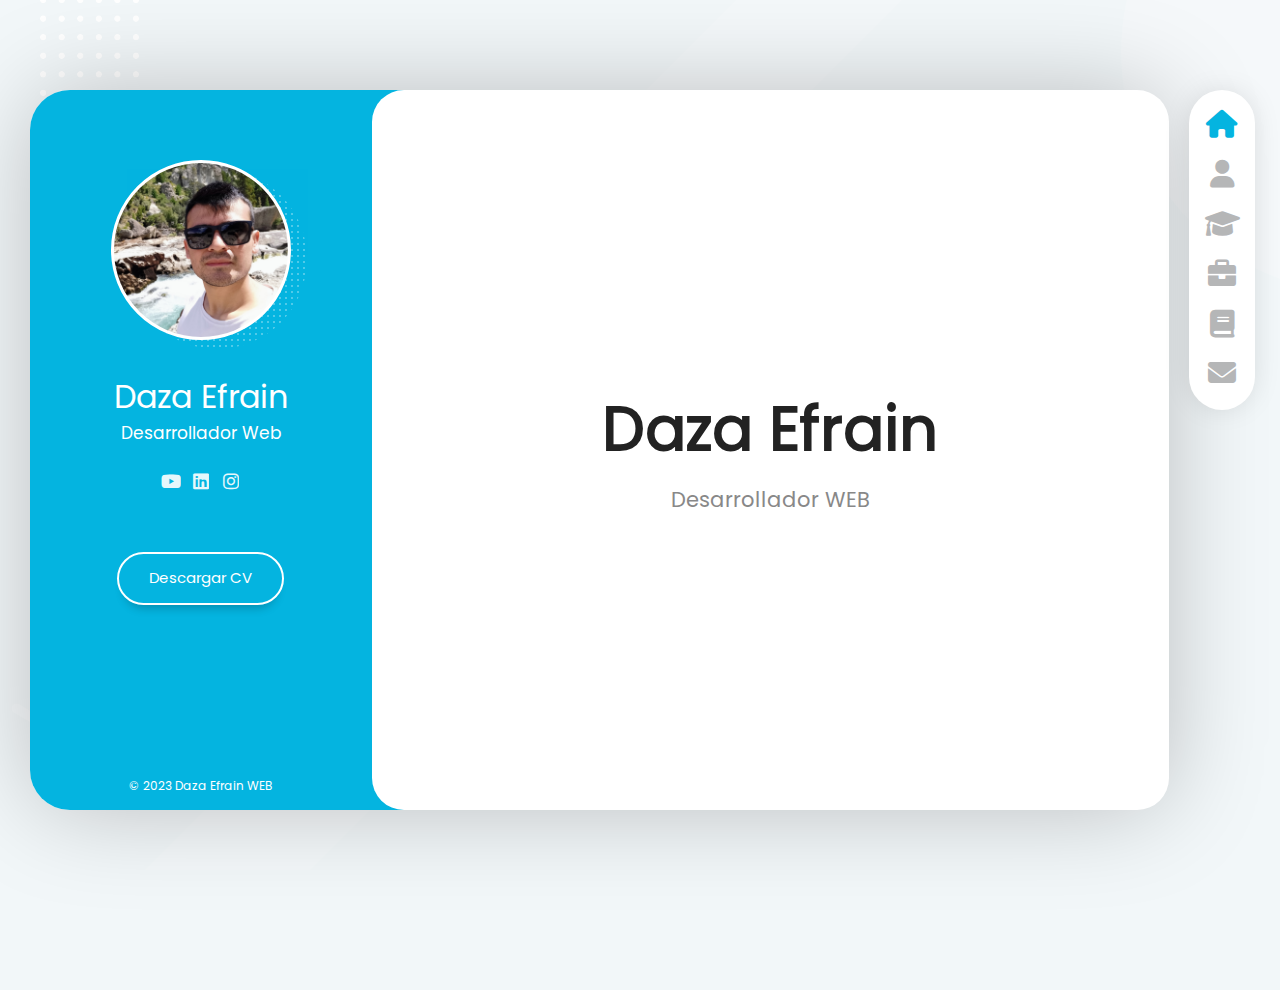
<file: index.html>
<!DOCTYPE html>
<html lang="es">
<head>
    <meta charset="UTF-8">
    <!-- modificamos esta etiqueta para que se limite la escala de la vista y no se haga zoom de la misma-->
    <meta name="viewport" content="width=device-width, initial-scale=1, maximum-scale=1">
    <!--Fuentes-->
    <link rel="stylesheet" href="assets/fonts/poppins/poppins.css"/>
    <!--Iconos-->
    <link rel="stylesheet" href="assets/fonts/fontawesome-free-6.1.2-web/css/all.min.css"/>
    <!--Estilos-->
    <link rel="stylesheet" href="assets/css/reset.css"/>
    <link rel="stylesheet" href="assets/css/style.css"/>
    <link rel="stylesheet" href="assets/css/scroll.css">
    <link rel="stylesheet" href="assets/css/responsive.css">
    <title>Home - Daza Efrain</title>
</head>
<body>
    <!--layout principal: todo el contenido principal-->
    <div class="layout">
        <!--barra lateral (info usuario)-->
        <aside class="layout__aside">
            <section class="aside__user-info">

                <!--informacion general usuario-->
                <div class="user-info__general">
                    <div class="user-info__container-image">
                        <img src="/assets/image/default-userrr.png" class="user-info__image" alt="foto-perfil">
                        <!-- aqui agregamos la sombra-->
                    </div>
                    <h2 class="user-info__name">Daza Efrain</h2>
                    <h4 class="user-info__job">Desarrollador Web</h4>
                </div>

                <!-- menu navegacion-->
                <nav class="layout__menu">
                    <ul class="menu__list">
                           <!--caja de cada icono menu lateral-->
                        <li class="menu__option">
                            <a href="index.html" class="menu__link menu__link--active">
                                <i class=" menu__icon fa-solid fa-house"></i>
                                <span class="menu__overlay">Home</span>
                            </a>
                        </li>
                        <li class="menu__option">
                            <a href="sobre-mi.html" class="menu__link ">
                                <i class=" menu__icon fa-solid fa-user"></i>
                                <span class="menu__overlay">Sobre Mi</span>
                            </a>
                        </li>
                        <li class="menu__option">
                            <a href="estudios.html" class="menu__link ">
                                <i class=" menu__icon fa-solid fa-graduation-cap"></i>
                                <span class="menu__overlay">Estudios</span>
                            </a>
                        </li>
                        <li class="menu__option">
                            <a href="portafolio.html" class="menu__link ">
                                <i class=" menu__icon fa-solid fa-briefcase"></i>
                                <span class="menu__overlay">Portafolio</span>
                            </a>
                        </li>
                        <li class="menu__option">
                            <a href="blog.html" class="menu__link ">
                                <i class=" menu__icon fa-solid fa-book"></i>
                                <span class="menu__overlay">Blog</span>
                            </a>
                        </li>
                        <li class="menu__option">
                            <a href="contacto.html" class="menu__link ">
                                <i class=" menu__icon fa-solid fa-envelope"></i>
                                <span class="menu__overlay">Contacto</span>
                            </a>
                        </li>
                       
                    </ul>
                </nav>

                <!-- links a redes sociales-->
                <div class="user-info__links">
                    <ul class="links__social">
                    
                        <li class="social__option">
                            <a href="#" class="social__links">
                                <i class=" socil__icon fa-brands fa-youtube"></i>
                            </a>
                        </li>

                        <li class="social__option">
                            <a href="#" class="social__links">
                                <i class=" socil__icon fa-brands fa-linkedin"></i>
                            </a>
                        </li>

                        <li class="social__option">
                            <a href="#" class="social__links">
                                <i class=" socil__icon fa-brands fa-instagram"></i>
                            </a>
                        </li>
                    </ul>
                </div>

                <!-- boton del curriculum-->
                <div class="user-info__buttons">
                    <a href="#" class="user-info__btn">Descargar CV</a>
                </div>

                <!-- footer-->
                <footer class="user-info__footer">
                    &copy; 2023 Daza Efrain WEB
                </footer>
            </section>
        </aside>

        <!--Menu Hamburguesa-->

        <div class="layout__menu--toogle">
            <i class="fa-solid fa-bars menu-toogle__icon"></i>
            <i class="fa-solid fa-xmark menu-toogle__icon"></i>
        </div>

        <!--contenido principal -->
        <main class="layout__content">
            <section class="content__page">
                <h1 class="page__name"> Daza Efrain</h1>
                <h2 class="page__job"> Desarrollador WEB</h2>
            </section>
        </main>

    </div>
    <!-- el defer es para que espere que el DOM este todo cargado-->
    <script src="assets/js/menu.js" defer  type="text/javascript" ></script>
</body>
</html>
</file>
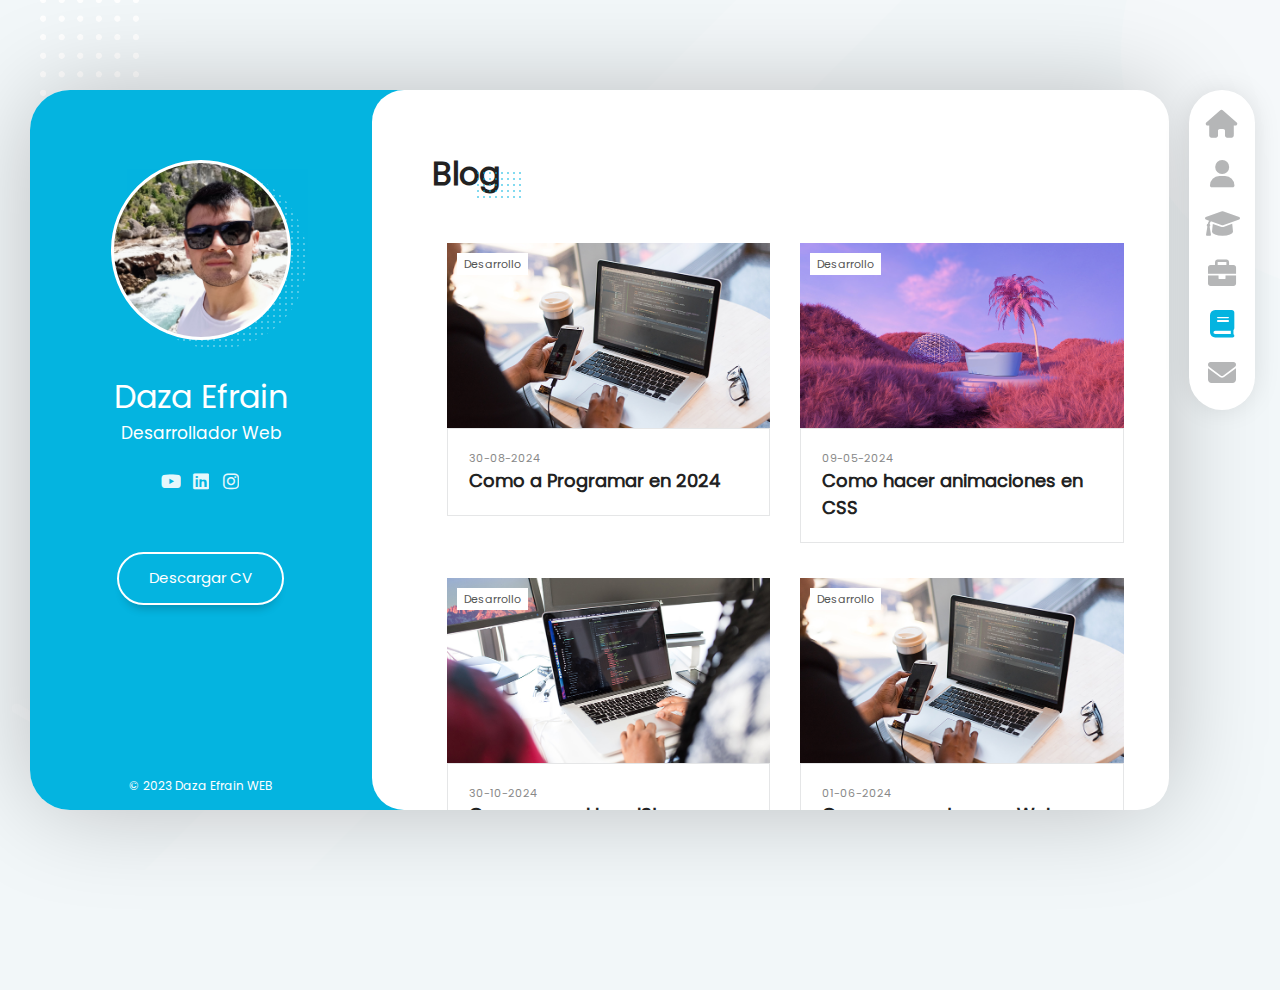
<file: blog.html>
<!DOCTYPE html>
<html lang="es">
<head>
    <meta charset="UTF-8">
     <!-- modificamos esta etiqueta para que se limite la escala de la vista y no se haga zoom de la misma-->
     <meta name="viewport" content="width=device-width, initial-scale=1, maximum-scale=1">
    <!--Fuentes-->
    <link rel="stylesheet" href="assets/fonts/poppins/poppins.css"/>
    <!--Iconos-->
    <link rel="stylesheet" href="assets/fonts/fontawesome-free-6.1.2-web/css/all.min.css"/>
    <!--Estilos-->
    <link rel="stylesheet" href="assets/css/reset.css"/>
    <link rel="stylesheet" href="assets/css/style.css"/>
    <link rel="stylesheet" href="assets/css/scroll.css">
    <link rel="stylesheet" href="assets/css/responsive.css">
    <title>Blog - Daza Efrain</title>
</head>
<body>
    <!--layout principal: todo el contenido principal-->
    <div class="layout">
        <!--barra lateral (info usuario)-->
        <aside class="layout__aside">
            <section class="aside__user-info">

                <!--informacion general usuario-->
                <div class="user-info__general">
                    <div class="user-info__container-image">
                        <img src="/assets/image/default-userrr.png" class="user-info__image" alt="foto-perfil">
                        <!-- aqui agregamos la sombra-->
                    </div>
                    <h2 class="user-info__name">Daza Efrain</h2>
                    <h4 class="user-info__job">Desarrollador Web</h4>
                </div>

                <!-- menu navegacion-->
                <nav class="layout__menu">
                    <ul class="menu__list">
                           <!--caja de cada icono menu lateral-->
                        <li class="menu__option">
                            <a href="index.html" class="menu__link">
                                <i class=" menu__icon fa-solid fa-house"></i>
                                <span class="menu__overlay">Home</span>
                            </a>
                        </li>
                        <li class="menu__option">
                            <a href="sobre-mi.html" class="menu__link ">
                                <i class=" menu__icon fa-solid fa-user"></i>
                                <span class="menu__overlay">Sobre Mi</span>
                            </a>
                        </li>
                        <li class="menu__option">
                            <a href="estudios.html" class="menu__link ">
                                <i class=" menu__icon fa-solid fa-graduation-cap"></i>
                                <span class="menu__overlay">Estudios</span>
                            </a>
                        </li>
                        <li class="menu__option">
                            <a href="portafolio.html" class="menu__link ">
                                <i class=" menu__icon fa-solid fa-briefcase"></i>
                                <span class="menu__overlay">Portafolio</span>
                            </a>
                        </li>
                        <li class="menu__option">
                            <a href="blog.html" class="menu__link menu__link--active">
                                <i class=" menu__icon fa-solid fa-book"></i>
                                <span class="menu__overlay">Blog</span>
                            </a>
                        </li>
                        <li class="menu__option">
                            <a href="contacto.html" class="menu__link ">
                                <i class=" menu__icon fa-solid fa-envelope"></i>
                                <span class="menu__overlay">Contacto</span>
                            </a>
                        </li>
                       
                    </ul>
                </nav>

                <!-- links a redes sociales-->
                <div class="user-info__links">
                    <ul class="links__social">
                    
                        <li class="social__option">
                            <a href="#" class="social__links">
                                <i class=" socil__icon fa-brands fa-youtube"></i>
                            </a>
                        </li>

                        <li class="social__option">
                            <a href="#" class="social__links">
                                <i class=" socil__icon fa-brands fa-linkedin"></i>
                            </a>
                        </li>

                        <li class="social__option">
                            <a href="#" class="social__links">
                                <i class=" socil__icon fa-brands fa-instagram"></i>
                            </a>
                        </li>
                    </ul>
                </div>

                <!-- boton del curriculum-->
                <div class="user-info__buttons">
                    <a href="#" class="user-info__btn">Descargar CV</a>
                </div>

                <!-- footer-->
                <footer class="user-info__footer">
                    &copy; 2023 Daza Efrain WEB
                </footer>
            </section>
        </aside>

        <!--Menu Hamburguesa-->

        <div class="layout__menu--toogle">
            <i class="fa-solid fa-bars menu-toogle__icon"></i>
            <i class="fa-solid fa-xmark menu-toogle__icon"></i>
        </div>

        <!--contenido principal -->
        <main class="layout__content">

            <section class="content__page content__blog">
                <!-- ESTE CONTENIDO ES LO QUE CAMBIA EN LA VISTA-->
                <header class="blog__header">
                    <h1 class="blog__title">Blog</h1>
                </header>
                
                <section class="blog__articles">

                    <article class="articles__article">

                        <div class="article__top">
                            <div class="article__category">Desarrollo</div>
                            <a href="#" class="article__image-link">
                            <div class="article__mask">
                                <img src="assets/image/articulo-1.jpg" class="article__image" alt="imagen-blog">
                            </div>
                            <div class="article__logo">
                                <i class="fa-solid fa-book article__icon"></i>
                            </div>
                        </a>
                        </div>

                        <div class="article__bottom">
                            <time datetime="2023-08-30" class="article__date">30-08-2024</time>
                            <a href="#" class="article__link">
                                <h2 class="article__title">Como a Programar en 2024</h2>
                            </a>
    
                        </div>
                        
                    </article>
                    <article class="articles__article">

                        <div class="article__top">
                            <div class="article__category">Desarrollo</div>
                            <a href="#" class="article__image-link">
                            <div class="article__mask">
                                <img src="assets/image/articulo-2.jpg" class="article__image" alt="imagen-blog">
                            </div>
                            <div class="article__logo">
                                <i class="fa-solid fa-book article__icon"></i>
                            </div>
                        </a>
                        </div>

                        <div class="article__bottom">
                            <time datetime="2023-08-30" class="article__date">09-05-2024</time>
                            <a href="#" class="article__link">
                                <h2 class="article__title">Como hacer animaciones en CSS</h2>
                            </a>
    
                        </div>
                        
                    </article>
                    <article class="articles__article">

                        <div class="article__top">
                            <div class="article__category">Desarrollo</div>
                            <a href="#" class="article__image-link">
                            <div class="article__mask">
                                <img src="assets/image/articulo-3.jpg" class="article__image" alt="imagen-blog">
                            </div>
                            <div class="article__logo">
                                <i class="fa-solid fa-book article__icon"></i>
                            </div>
                        </a>
                        </div>

                        <div class="article__bottom">
                            <time datetime="2023-08-30" class="article__date">30-10-2024</time>
                            <a href="#" class="article__link">
                                <h2 class="article__title">Como usar el LocalStorage en JS</h2>
                            </a>
                        </div>
                        

                    </article>
                    <article class="articles__article">

                        <div class="article__top">
                            <div class="article__category">Desarrollo</div>
                            <a href="#" class="article__image-link">
                            <div class="article__mask">
                                <img src="assets/image/articulo-1.jpg" class="article__image" alt="imagen-blog">
                            </div>
                            <div class="article__logo">
                                <i class="fa-solid fa-book article__icon"></i>
                            </div>
                        </a>
                        </div>

                        <div class="article__bottom">
                            <time datetime="2023-08-30" class="article__date">01-06-2024</time>
                            <a href="#" class="article__link">
                                <h2 class="article__title">Como maquetar una Web</h2>
                            </a>
    
                        </div>
                        
                    </article>

                </section>

            </section>
        </main>

    </div>
    <!-- el defer es para que espere que el DOM este todo cargado-->
    <script src="assets/js/menu.js" defer  type="text/javascript" ></script>
</body>
</html>
</file>
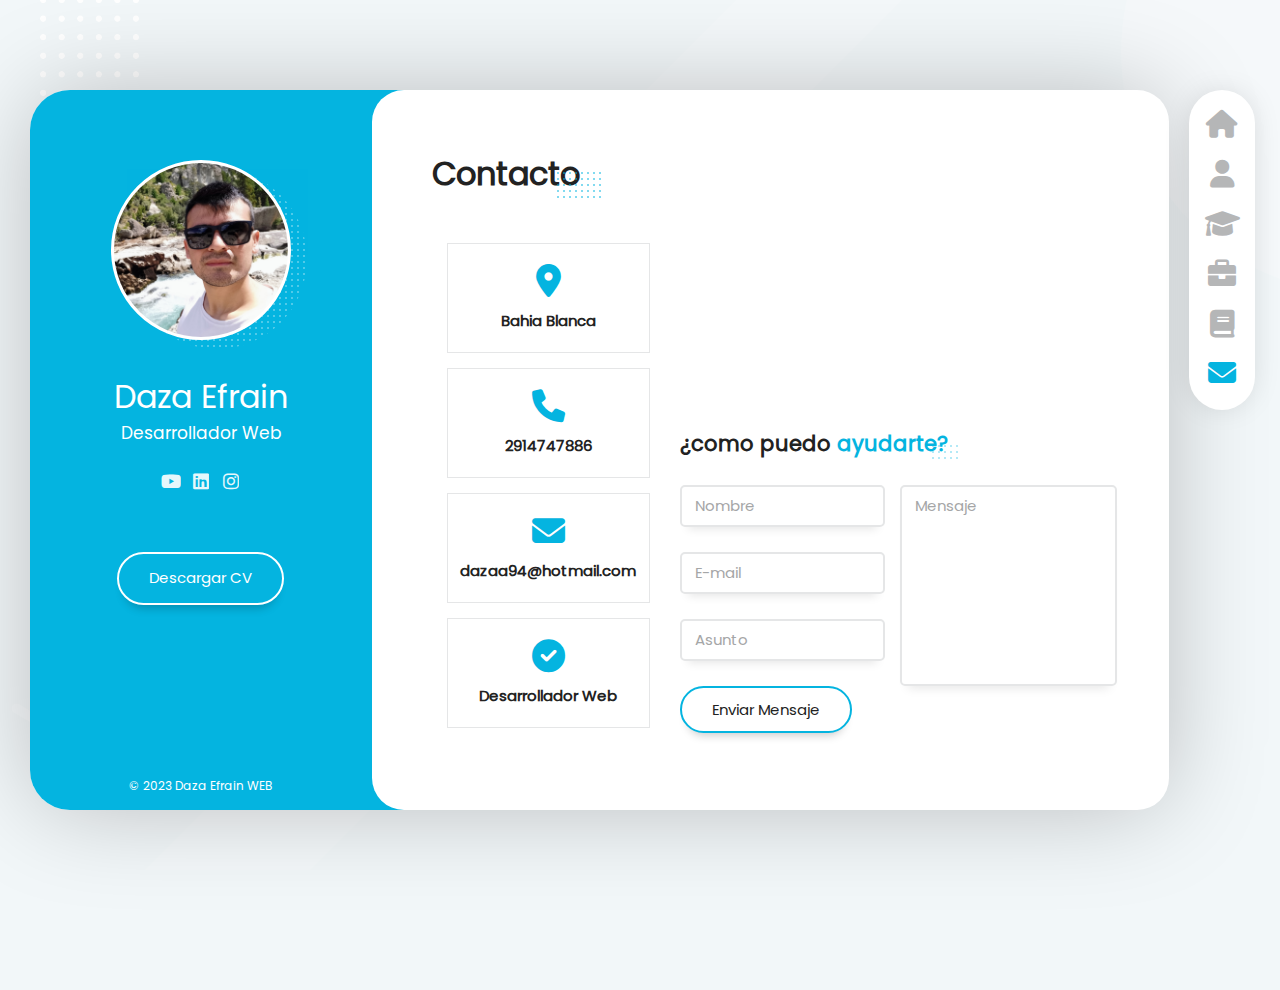
<file: contacto.html>
<!DOCTYPE html>
<html lang="es">
<head>
    <meta charset="UTF-8">
     <!-- modificamos esta etiqueta para que se limite la escala de la vista y no se haga zoom de la misma-->
     <meta name="viewport" content="width=device-width, initial-scale=1, maximum-scale=1">
    <!--Fuentes-->
    <link rel="stylesheet" href="assets/fonts/poppins/poppins.css"/>
    <!--Iconos-->
    <link rel="stylesheet" href="assets/fonts/fontawesome-free-6.1.2-web/css/all.min.css"/>
    <!--Estilos-->
    <link rel="stylesheet" href="assets/css/reset.css"/>
    <link rel="stylesheet" href="assets/css/style.css"/>
    <link rel="stylesheet" href="assets/css/scroll.css">
    <link rel="stylesheet" href="assets/css/loader.css">
    <link rel="stylesheet" href="assets/css/responsive.css">
    <title>Contacto - Daza Efrain</title>
</head>
<body>
    <!--layout principal: todo el contenido principal-->
    <div class="layout">
        <!--barra lateral (info usuario)-->
        <aside class="layout__aside">
            <section class="aside__user-info">

                <!--informacion general usuario-->
                <div class="user-info__general">
                    <div class="user-info__container-image">
                        <img src="/assets/image/default-userrr.png" class="user-info__image" alt="foto-perfil">
                        <!-- aqui agregamos la sombra-->
                    </div>
                    <h2 class="user-info__name">Daza Efrain</h2>
                    <h4 class="user-info__job">Desarrollador Web</h4>
                </div>

                <!-- menu navegacion-->
                <nav class="layout__menu">
                    <ul class="menu__list">
                           <!--caja de cada icono menu lateral-->
                        <li class="menu__option">
                            <a href="index.html" class="menu__link">
                                <i class=" menu__icon fa-solid fa-house"></i>
                                <span class="menu__overlay">Home</span>
                            </a>
                        </li>
                        <li class="menu__option">
                            <a href="sobre-mi.html" class="menu__link ">
                                <i class=" menu__icon fa-solid fa-user"></i>
                                <span class="menu__overlay">Sobre Mi</span>
                            </a>
                        </li>
                        <li class="menu__option">
                            <a href="estudios.html" class="menu__link ">
                                <i class=" menu__icon fa-solid fa-graduation-cap"></i>
                                <span class="menu__overlay">Estudios</span>
                            </a>
                        </li>
                        <li class="menu__option">
                            <a href="portafolio.html" class="menu__link ">
                                <i class=" menu__icon fa-solid fa-briefcase"></i>
                                <span class="menu__overlay">Portafolio</span>
                            </a>
                        </li>
                        <li class="menu__option">
                            <a href="blog.html" class="menu__link ">
                                <i class=" menu__icon fa-solid fa-book"></i>
                                <span class="menu__overlay">Blog</span>
                            </a>
                        </li>
                        <li class="menu__option">
                            <a href="contacto.html" class="menu__link menu__link--active">
                                <i class=" menu__icon fa-solid fa-envelope"></i>
                                <span class="menu__overlay">Contacto</span>
                            </a>
                        </li>
                       
                    </ul>
                </nav>

                <!-- links a redes sociales-->
                <div class="user-info__links">
                    <ul class="links__social">
                    
                        <li class="social__option">
                            <a href="#" class="social__links">
                                <i class=" socil__icon fa-brands fa-youtube"></i>
                            </a>
                        </li>

                        <li class="social__option">
                            <a href="#" class="social__links">
                                <i class=" socil__icon fa-brands fa-linkedin"></i>
                            </a>
                        </li>

                        <li class="social__option">
                            <a href="#" class="social__links">
                                <i class=" socil__icon fa-brands fa-instagram"></i>
                            </a>
                        </li>
                    </ul>
                </div>

                <!-- boton del curriculum-->
                <div class="user-info__buttons">
                    <a href="#" class="user-info__btn">Descargar CV</a>
                </div>

                <!-- footer-->
                <footer class="user-info__footer">
                    &copy; 2023 Daza Efrain WEB
                </footer>
            </section>
        </aside>

        <!--Menu Hamburguesa-->

        <div class="layout__menu--toogle">
            <i class="fa-solid fa-bars menu-toogle__icon"></i>
            <i class="fa-solid fa-xmark menu-toogle__icon"></i>
        </div>

        <!--contenido principal -->
        <main class="layout__content">

            <section class="content__page content__contact">
                <!-- ESTE CONTENIDO ES LO QUE CAMBIA EN LA VISTA-->
                <header class="contact__header">
                    <h1 class="contact__title">Contacto</h1>
                </header>
                
                <div class="contact__container">

                    <section class="contact__info">

                        <div class="contact__data">
                            <i class="fa-solid fa-location-dot contact__icon"></i>
                            <h2 class="contact__subtitle">Bahia Blanca</h2>
                        </div>
                        <div class="contact__data">
                            <i class="fa-solid fa-phone contact__icon"></i>
                            <h2 class="contact__subtitle">2914747886</h2>
                        </div>
                        <div class="contact__data">
                            <i class="fa-solid fa-envelope contact__icon"></i>
                            <h2 class="contact__subtitle">dazaa94@hotmail.com</h2>
                        </div>
                        <div class="contact__data">
                            <i class="fa-solid fa-circle-check contact__icon"></i>
                            <h2 class="contact__subtitle">Desarrollador Web</h2>
                        </div>

                    </section>

                    <section class="contact__form-box">
                    
                        <div class="contact__map" id="load-iframe-map">

                            <span class="loader"></span>

                        </div>

                        <header class="contact__form-header">
                            <h3 class="form-header__subtitle">¿como puedo<span class="subtitle__color"> ayudarte?</span></h3>
                        </header>

                        <form class="contact__form">
                            <div class="form__container">

                                <section class="form__left">

                                    <div class="form__group">
                                        <input type="text" class="form__input" name="name" required placeholder="Nombre"/>
                                        <label for="name" class="form__label">Nombre</label>
                                    </div>
                                    <div class="form__group">
                                        <input type="email" class="form__input" name="email" required placeholder="E-mail"/>
                                        <label for="email" class="form__label">E-mail</label>
                                    </div>
                                    <div class="form__group">
                                        <input type="text" class="form__input" name="asunto" required placeholder="Asunto"/>
                                        <label for="asunto" class="form__label">Asunto</label>
                                    </div>

                                </section>
                                <section class="form__right">

                                    <div class="form__group form__group--textarea">
                                        <textarea  class="form__input form__input--textarea" name="mensaje" required placeholder="Mensaje"></textarea>
                                        <label for="mensaje" class="form__label">Mensaje</label>
                                    </div>

                                </section>
                            </div>
                                <input type="submit" class="form__button"  value="Enviar Mensaje"/>
                        </form>

                    </section>

                </div>

            </section>
        </main>

    </div>
    <script src="assets/js/map.js" defer  type="text/javascript" ></script>
    <!-- el defer es para que espere que el DOM este todo cargado-->
    <script src="assets/js/menu.js" defer  type="text/javascript" ></script>
</body>

</html>
</file>
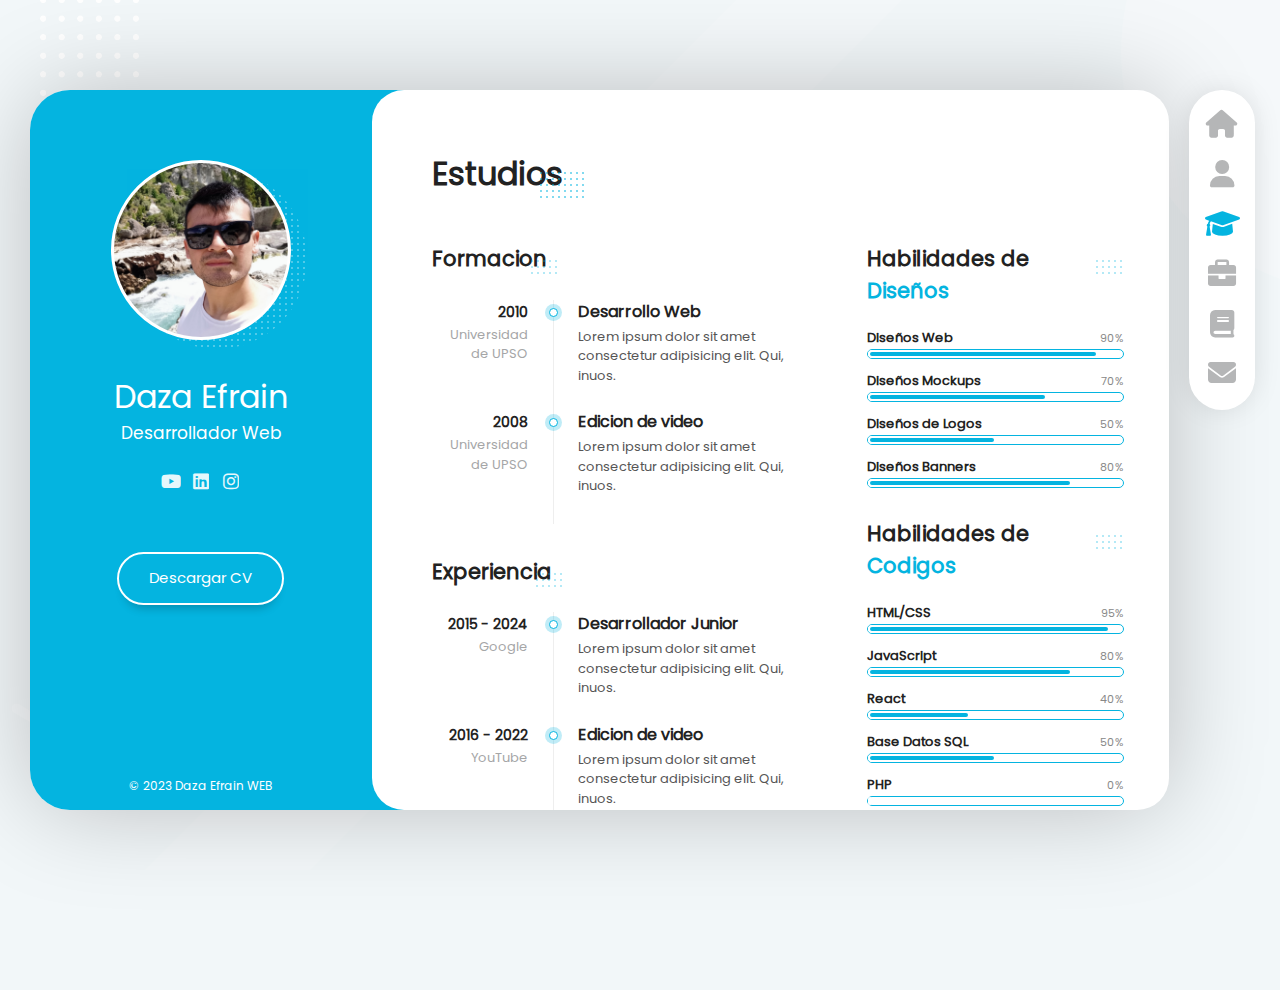
<file: estudios.html>
<!DOCTYPE html>
<html lang="es">
<head>
    <meta charset="UTF-8">
     <!-- modificamos esta etiqueta para que se limite la escala de la vista y no se haga zoom de la misma-->
     <meta name="viewport" content="width=device-width, initial-scale=1, maximum-scale=1">
    <!--Fuentes-->
    <link rel="stylesheet" href="assets/fonts/poppins/poppins.css"/>
    <!--Iconos-->
    <link rel="stylesheet" href="assets/fonts/fontawesome-free-6.1.2-web/css/all.min.css"/>
    <!--Estilos-->
    <link rel="stylesheet" href="assets/css/reset.css"/>
    <link rel="stylesheet" href="assets/css/style.css"/>
    <link rel="stylesheet" href="assets/css/scroll.css">
    <link rel="stylesheet" href="assets/css/responsive.css">
    <title>Estudios - Daza Efrain</title>
</head>
<body>
    <!--layout principal: todo el contenido principal-->
    <div class="layout">
        <!--barra lateral (info usuario)-->
        <aside class="layout__aside">
            <section class="aside__user-info">

                <!--informacion general usuario-->
                <div class="user-info__general">
                    <div class="user-info__container-image">
                        <img src="/assets/image/default-userrr.png" class="user-info__image" alt="foto-perfil">
                        <!-- aqui agregamos la sombra-->
                    </div>
                    <h2 class="user-info__name">Daza Efrain</h2>
                    <h4 class="user-info__job">Desarrollador Web</h4>
                </div>

                <!-- menu navegacion-->
                <nav class="layout__menu">
                    <ul class="menu__list">
                           <!--caja de cada icono menu lateral-->
                        <li class="menu__option">
                            <a href="index.html" class="menu__link">
                                <i class=" menu__icon fa-solid fa-house"></i>
                                <span class="menu__overlay">Home</span>
                            </a>
                        </li>
                        <li class="menu__option">
                            <a href="sobre-mi.html" class="menu__link ">
                                <i class=" menu__icon fa-solid fa-user"></i>
                                <span class="menu__overlay">Sobre Mi</span>
                            </a>
                        </li>
                        <li class="menu__option">
                            <a href="estudios.html" class="menu__link menu__link--active">
                                <i class=" menu__icon fa-solid fa-graduation-cap"></i>
                                <span class="menu__overlay">Estudios</span>
                            </a>
                        </li>
                        <li class="menu__option">
                            <a href="portafolio.html" class="menu__link ">
                                <i class=" menu__icon fa-solid fa-briefcase"></i>
                                <span class="menu__overlay">Portafolio</span>
                            </a>
                        </li>
                        <li class="menu__option">
                            <a href="blog.html" class="menu__link ">
                                <i class=" menu__icon fa-solid fa-book"></i>
                                <span class="menu__overlay">Blog</span>
                            </a>
                        </li>
                        <li class="menu__option">
                            <a href="contacto.html" class="menu__link ">
                                <i class=" menu__icon fa-solid fa-envelope"></i>
                                <span class="menu__overlay">Contacto</span>
                            </a>
                        </li>
                       
                    </ul>
                </nav>

                <!-- links a redes sociales-->
                <div class="user-info__links">
                    <ul class="links__social">
                    
                        <li class="social__option">
                            <a href="#" class="social__links">
                                <i class=" socil__icon fa-brands fa-youtube"></i>
                            </a>
                        </li>

                        <li class="social__option">
                            <a href="#" class="social__links">
                                <i class=" socil__icon fa-brands fa-linkedin"></i>
                            </a>
                        </li>

                        <li class="social__option">
                            <a href="#" class="social__links">
                                <i class=" socil__icon fa-brands fa-instagram"></i>
                            </a>
                        </li>
                    </ul>
                </div>

                <!-- boton del curriculum-->
                <div class="user-info__buttons">
                    <a href="#" class="user-info__btn">Descargar CV</a>
                </div>

                <!-- footer-->
                <footer class="user-info__footer">
                    &copy; 2023 Daza Efrain WEB
                </footer>
            </section>
        </aside>

        <!--Menu Hamburguesa-->

        <div class="layout__menu--toogle">
            <i class="fa-solid fa-bars menu-toogle__icon"></i>
            <i class="fa-solid fa-xmark menu-toogle__icon"></i>
        </div>

        <!--contenido principal -->
        <main class="layout__content">

            <section class="content__page content__resume">
                <!-- ESTE CONTENIDO ES LO QUE CAMBIA EN LA VISTA-->
                <header class="resume__header">
                    <h1 class="resume__title">Estudios</h1>
                </header>
              
                <div class="resume__container">

                    <section class="resume__left">

                        <header class="resume__subheader">
                            <h2 class="resume__subtitle">Formacion</h2>
                        </header>

                        <div class="resume__timeline">
                            <article class="timelines__timeline">
                                <header class="timeline__header">
                                    <h4 class="timeline__year">2010</h4>
                                    <span class="timeline__company">Universidad de UPSO</span>
                                </header>

                                <div class="timeline__divider"></div>

                                <div class="timeline__description">
                                    <h3 class="timeline__title">Desarrollo Web</h3>
                                    <p class="timeline__text">Lorem ipsum dolor sit amet consectetur adipisicing elit. Qui, inuos.</p>
                                </div>
                            </article>

                            <article class="timelines__timeline">
                                <header class="timeline__header">
                                    <h4 class="timeline__year">2008</h4>
                                    <span class="timeline__company">Universidad de UPSO</span>
                                </header>

                                <div class="timeline__divider"></div>

                                <div class="timeline__description">
                                    <h3 class="timeline__title">Edicion de video</h3>
                                    <p class="timeline__text">Lorem ipsum dolor sit amet consectetur adipisicing elit. Qui, inuos.</p>
                                </div>
                            </article>
                        </div>

                        <header class="resume__subheader">
                            <h2 class="resume__subtitle">Experiencia</h2>
                        </header>
                        
                        <div class="resume__timeline">
                            <article class="timelines__timeline">
                                <header class="timeline__header">
                                    <h4 class="timeline__year">2015 - 2024</h4>
                                    <span class="timeline__company">Google</span>
                                </header>

                                <div class="timeline__divider"></div>

                                <div class="timeline__description">
                                    <h3 class="timeline__title">Desarrollador Junior</h3>
                                    <p class="timeline__text">Lorem ipsum dolor sit amet consectetur adipisicing elit. Qui, inuos.</p>
                                </div>
                            </article>

                            <article class="timelines__timeline">
                                <header class="timeline__header">
                                    <h4 class="timeline__year">2016 - 2022</h4>
                                    <span class="timeline__company">YouTube</span>
                                </header>

                                <div class="timeline__divider"></div>

                                <div class="timeline__description">
                                    <h3 class="timeline__title">Edicion de video</h3>
                                    <p class="timeline__text">Lorem ipsum dolor sit amet consectetur adipisicing elit. Qui, inuos.</p>
                                </div>
                            </article>

                            <article class="timelines__timeline">
                                <header class="timeline__header">
                                    <h4 class="timeline__year">2013 - 2015</h4>
                                    <span class="timeline__company">Google</span>
                                </header>

                                <div class="timeline__divider"></div>

                                <div class="timeline__description">
                                    <h3 class="timeline__title">Desarrollador PHP</h3>
                                    <p class="timeline__text">Lorem ipsum dolor sit amet consectetur adipisicing elit. Qui, inuos.</p>
                                </div>
                            </article>
                        </div>

                    </section>
                    
                    <section class="resume__right">

                        <header class="resume__subheader">
                            <h2 class="resume__subtitle">Habilidades de <span class="subtitle__color">Diseños</span></h2>
                        </header>

                        <div class="resume__skills">

                            <article class="skills__title">
                                <h4 class="skills__text">Diseños Web</h4>
                                <span class="skills__number">90%</span>
                            </article>
                            <div class="skills__progressbar">
                                <div class="skills__porcentaje skills__porcentaje--p1"></div>
                            </div>

                            <article class="skills__title">
                                <h4 class="skills__text">Diseños Mockups</h4>
                                <span class="skills__number">70%</span>
                            </article>
                            <div class="skills__progressbar">
                                <div class="skills__porcentaje skills__porcentaje--p2"></div>
                            </div>

                            <article class="skills__title">
                                <h4 class="skills__text">Diseños de Logos</h4>
                                <span class="skills__number">50%</span>
                            </article>
                            <div class="skills__progressbar">
                                <div class="skills__porcentaje skills__porcentaje--p3"></div>
                            </div>

                            <article class="skills__title">
                                <h4 class="skills__text">Diseños Banners</h4>
                                <span class="skills__number">80%</span>
                            </article>
                            <div class="skills__progressbar">
                                <div class="skills__porcentaje skills__porcentaje--p4"></div>
                            </div>

                        </div>

                        <header class="resume__subheader">
                            <h2 class="resume__subtitle">Habilidades de <span class="subtitle__color">Codigos</span></h2>
                        </header>

                        <div class="resume__skills">

                            <article class="skills__title">
                                <h4 class="skills__text">HTML/CSS</h4>
                                <span class="skills__number">95%</span>
                            </article>
                            <div class="skills__progressbar">
                                <div class="skills__porcentaje skills__porcentaje--p5"></div>
                            </div>

                            <article class="skills__title">
                                <h4 class="skills__text">JavaScript</h4>
                                <span class="skills__number">80%</span>
                            </article>
                            <div class="skills__progressbar">
                                <div class="skills__porcentaje skills__porcentaje--p6"></div>
                            </div>

                            <article class="skills__title">
                                <h4 class="skills__text">React</h4>
                                <span class="skills__number">40%</span>
                            </article>
                            <div class="skills__progressbar">
                                <div class="skills__porcentaje skills__porcentaje--p7"></div>
                            </div>

                            <article class="skills__title">
                                <h4 class="skills__text">Base Datos SQL</h4>
                                <span class="skills__number">50%</span>
                            </article>
                            <div class="skills__progressbar">
                                <div class="skills__porcentaje skills__porcentaje--p8"></div>
                            </div>

                            <article class="skills__title">
                                <h4 class="skills__text">PHP</h4>
                                <span class="skills__number">0%</span>
                            </article>
                            <div class="skills__progressbar">
                                <div class="skills__porcentaje skills__porcentaje--p9"></div>
                            </div>

                        </div>

                        <header class="resume__subheader">
                            <h2 class="resume__subtitle">Areas de Conocimientos</h2>
                        </header>

                        <div class="resume__knowledges">
                            <ul class="knowledges__list">
                                <li class="knowledges__option">Programacion</li>
                                <li class="knowledges__option">Desarrollo Web</li>
                                <li class="knowledges__option">Redes Sociales</li>
                                <li class="knowledges__option">Comunicacion</li>
                                <li class="knowledges__option">Formacion</li>
                                <li class="knowledges__option">Edicion Videos</li>
                            </ul>
                        </div>

                    </section>

                </div>

                <div class="resume__certficates">
                    <header class="resume__subheader">
                        <h2 class="resume__subtitle">Certificados</h2>
                    </header>

                    <section class="certificates__container">
                        <article class="certificates__certificate">
                            <div class="certificate__logos">
                                <img src="assets/image/certificado-1.png" class="certificate__image" alt="certificado">
                            </div>

                            <div class="certificate__content">
                                <h4 class="certificate__title">Master en HTML, CSS, SQL, JavaScript, React, planillas EJS</h4>
                                <span class="certificate__id">ID verificacion: 1234</span>
                                <span class="certificate__date">10 de junio 2023</span>
                            </div>
                        </article>

                        <article class="certificates__certificate">
                            <div class="certificate__logos">
                                <img src="assets/image/certificado-1.png" class="certificate__image" alt="certificado__img">
                            </div>

                            <div class="certificate__content">
                                <h4 class="certificate__title">Master en Pruebas Tecnicas: +70 ejercicios de codigo</h4>
                                <span class="certificate__id">ID verificacion: 5678</span>
                                <span class="certificate__date">10 de mayo 2024</span>
                            </div>
                        </article>
                    </section>

                </div>

            </section>
        </main>

    </div>
    <!-- el defer es para que espere que el DOM este todo cargado-->
    <script src="assets/js/menu.js" defer  type="text/javascript" ></script>
</body>
</html>
</file>
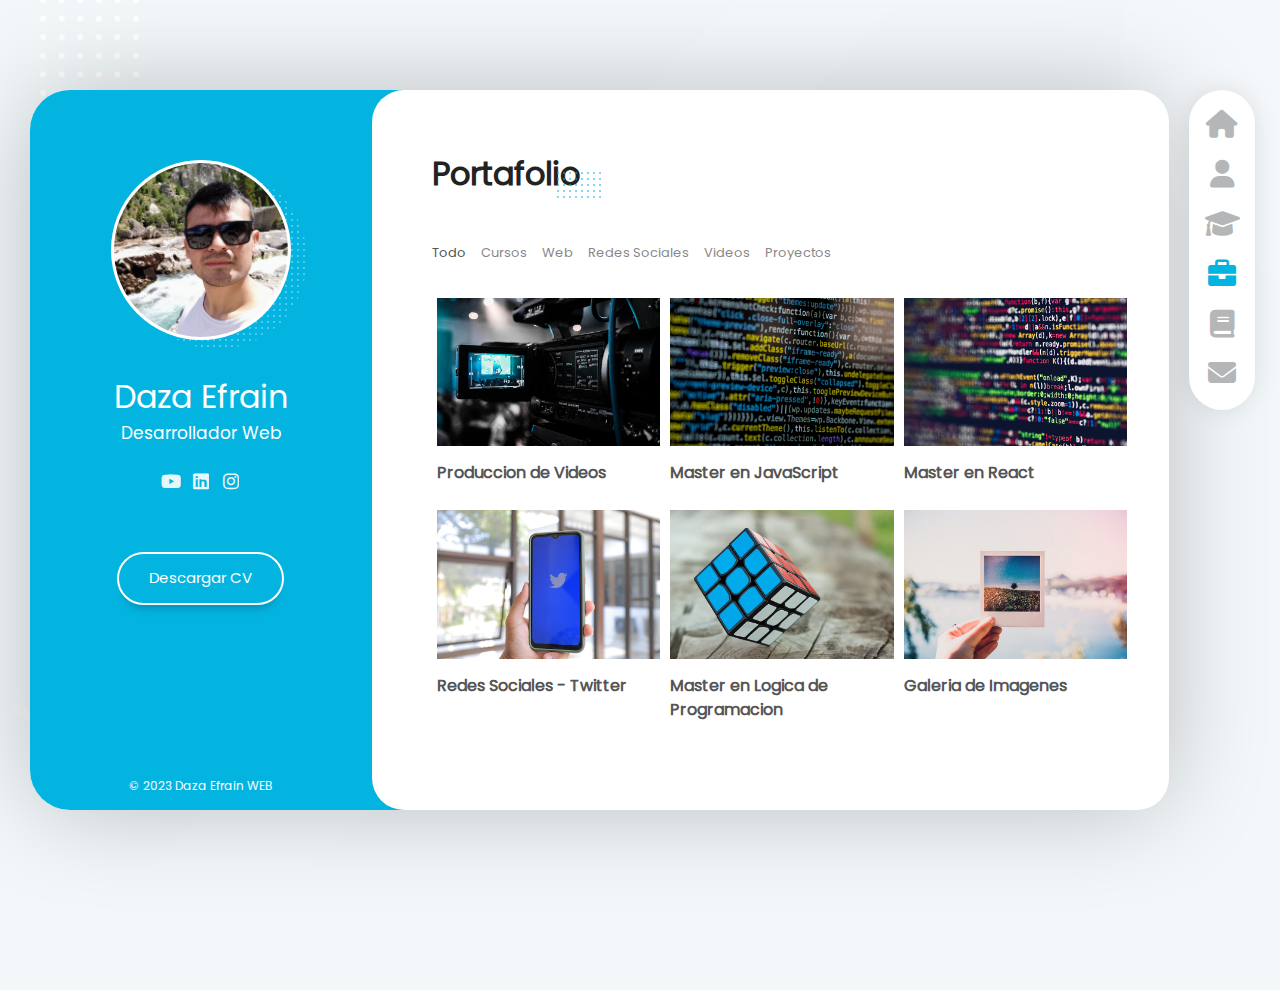
<file: portafolio.html>
<!DOCTYPE html>
<html lang="es">
<head>
    <meta charset="UTF-8">
     <!-- modificamos esta etiqueta para que se limite la escala de la vista y no se haga zoom de la misma-->
     <meta name="viewport" content="width=device-width, initial-scale=1, maximum-scale=1">
    <!--Fuentes-->
    <link rel="stylesheet" href="assets/fonts/poppins/poppins.css"/>
    <!--Iconos-->
    <link rel="stylesheet" href="assets/fonts/fontawesome-free-6.1.2-web/css/all.min.css"/>
    <!--Estilos-->
    <link rel="stylesheet" href="assets/css/reset.css"/>
    <link rel="stylesheet" href="assets/css/style.css"/>
    <link rel="stylesheet" href="assets/css/scroll.css">
    <link rel="stylesheet" href="assets/css/responsive.css">
    <title>Portafolio - Daza Efrain</title>
</head>
<body>
    <!--layout principal: todo el contenido principal-->
    <div class="layout">
        <!--barra lateral (info usuario)-->
        <aside class="layout__aside">
            <section class="aside__user-info">

                <!--informacion general usuario-->
                <div class="user-info__general">
                    <div class="user-info__container-image">
                        <img src="/assets/image/default-userrr.png" class="user-info__image" alt="foto-perfil">
                        <!-- aqui agregamos la sombra-->
                    </div>
                    <h2 class="user-info__name">Daza Efrain</h2>
                    <h4 class="user-info__job">Desarrollador Web</h4>
                </div>

                <!-- menu navegacion-->
                <nav class="layout__menu">
                    <ul class="menu__list">
                           <!--caja de cada icono menu lateral-->
                        <li class="menu__option">
                            <a href="index.html" class="menu__link">
                                <i class=" menu__icon fa-solid fa-house"></i>
                                <span class="menu__overlay">Home</span>
                            </a>
                        </li>
                        <li class="menu__option">
                            <a href="sobre-mi.html" class="menu__link ">
                                <i class=" menu__icon fa-solid fa-user"></i>
                                <span class="menu__overlay">Sobre Mi</span>
                            </a>
                        </li>
                        <li class="menu__option">
                            <a href="estudios.html" class="menu__link ">
                                <i class=" menu__icon fa-solid fa-graduation-cap"></i>
                                <span class="menu__overlay">Estudios</span>
                            </a>
                        </li>
                        <li class="menu__option">
                            <a href="portafolio.html" class="menu__link menu__link--active">
                                <i class=" menu__icon fa-solid fa-briefcase"></i>
                                <span class="menu__overlay">Portafolio</span>
                            </a>
                        </li>
                        <li class="menu__option">
                            <a href="blog.html" class="menu__link ">
                                <i class=" menu__icon fa-solid fa-book"></i>
                                <span class="menu__overlay">Blog</span>
                            </a>
                        </li>
                        <li class="menu__option">
                            <a href="contacto.html" class="menu__link ">
                                <i class=" menu__icon fa-solid fa-envelope"></i>
                                <span class="menu__overlay">Contacto</span>
                            </a>
                        </li>
                       
                    </ul>
                </nav>

                <!-- links a redes sociales-->
                <div class="user-info__links">
                    <ul class="links__social">
                    
                        <li class="social__option">
                            <a href="#" class="social__links">
                                <i class=" socil__icon fa-brands fa-youtube"></i>
                            </a>
                        </li>

                        <li class="social__option">
                            <a href="#" class="social__links">
                                <i class=" socil__icon fa-brands fa-linkedin"></i>
                            </a>
                        </li>

                        <li class="social__option">
                            <a href="#" class="social__links">
                                <i class=" socil__icon fa-brands fa-instagram"></i>
                            </a>
                        </li>
                    </ul>
                </div>

                <!-- boton del curriculum-->
                <div class="user-info__buttons">
                    <a href="#" class="user-info__btn">Descargar CV</a>
                </div>

                <!-- footer-->
                <footer class="user-info__footer">
                    &copy; 2023 Daza Efrain WEB
                </footer>
            </section>
        </aside>

        <!--Menu Hamburguesa-->

        <div class="layout__menu--toogle">
            <i class="fa-solid fa-bars menu-toogle__icon"></i>
            <i class="fa-solid fa-xmark menu-toogle__icon"></i>
        </div>

        <!--contenido principal -->
        <main class="layout__content">

            <section class="content__page content__portfolio">
                <!-- ESTE CONTENIDO ES LO QUE CAMBIA EN LA VISTA-->
                <header class="porfolio__header">
                    <h1 class="porfolio__title">Portafolio</h1>
                </header>
                
                <nav class="portfolio__nav">
                    <ul class="portfolio__menu">

                        <li class="portfolio__option portfolio__option--active">
                            <a href="#" class="portfolio__link">Todo</a>
                        </li>
                        <li class="portfolio__option ">
                            <a href="#" class="portfolio__link">Cursos</a>
                        </li>
                        <li class="portfolio__option ">
                            <a href="#" class="portfolio__link">Web</a>
                        </li>
                        <li class="portfolio__option ">
                            <a href="#" class="portfolio__link">Redes Sociales</a>
                        </li>
                        <li class="portfolio__option ">
                            <a href="#" class="portfolio__link">Videos</a>
                        </li>
                        <li class="portfolio__option ">
                            <a href="#" class="portfolio__link">Proyectos</a>
                        </li>

                    </ul>
                </nav>

                <section class="portfolio__gallery">

                <figure class="gallery__item">

                    <div class="gallery__container-image">
                        <a href="#" class="gallery__link">
                            <img src="assets/image/galeria-1.jpg" class="gallery__image" alt="image-gallery">
                        </a>
                    </div>
                    <figcaption class="gallery__title">Produccion de Videos</figcaption>
                    <i class="gallery__icon fa-solid fa-video-camera"></i>
                    <span class="gallery__category">Videos</span>

                </figure>
                <figure class="gallery__item">

                    <div class="gallery__container-image">
                        <a href="#" class="gallery__link">
                            <img src="assets/image/galeria-2.jpg" class="gallery__image" alt="image-gallery">
                        </a>
                    </div>
                    <figcaption class="gallery__title">Master en JavaScript</figcaption>
                    <i class="gallery__icon fa-solid fa-code"></i>
                    <span class="gallery__category">Cursos</span>

                </figure>
                <figure class="gallery__item">

                    <div class="gallery__container-image">
                        <a href="#" class="gallery__link">
                            <img src="assets/image/galeria-3.jpg" class="gallery__image" alt="image-gallery">
                        </a>
                    </div>
                    <figcaption class="gallery__title">Master en React</figcaption>
                    <i class="gallery__icon fa-solid fa-code"></i>
                    <span class="gallery__category">Cursos</span>

                </figure>
                <figure class="gallery__item">

                    <div class="gallery__container-image">
                        <a href="#" class="gallery__link">
                            <img src="assets/image/galeria-4.jpg" class="gallery__image" alt="image-gallery">
                        </a>
                    </div>
                    <figcaption class="gallery__title">Redes Sociales - Twitter</figcaption> <!-- corregir iconos-->
                    <i class="gallery__icon fa-solid fa-twitter"></i>
                    <span class="gallery__category">Web</span>

                </figure>
                <figure class="gallery__item">

                    <div class="gallery__container-image">
                        <a href="#" class="gallery__link">
                            <img src="assets/image/galeria-5.jpg" class="gallery__image" alt="image-gallery">
                        </a>
                    </div>
                    <figcaption class="gallery__title">Master en Logica de Programacion</figcaption>
                    <i class="gallery__icon fa-solid fa-code"></i>
                    <span class="gallery__category">Cursos</span>

                </figure>
                <figure class="gallery__item">

                    <div class="gallery__container-image">
                        <a href="#" class="gallery__link">
                            <img src="assets/image/galeria-6.jpg" class="gallery__image" alt="image-gallery">
                        </a>
                    </div>
                    <figcaption class="gallery__title">Galeria de Imagenes</figcaption>
                    <i class="gallery__icon fa-solid fa-image"></i>
                    <span class="gallery__category">Proyectos</span>

                </figure>

                </section>

            </section>
        </main>

    </div>
    <!-- el defer es para que espere que el DOM este todo cargado-->
    <script src="assets/js/menu.js" defer  type="text/javascript" ></script>
</body>
</html>
</file>
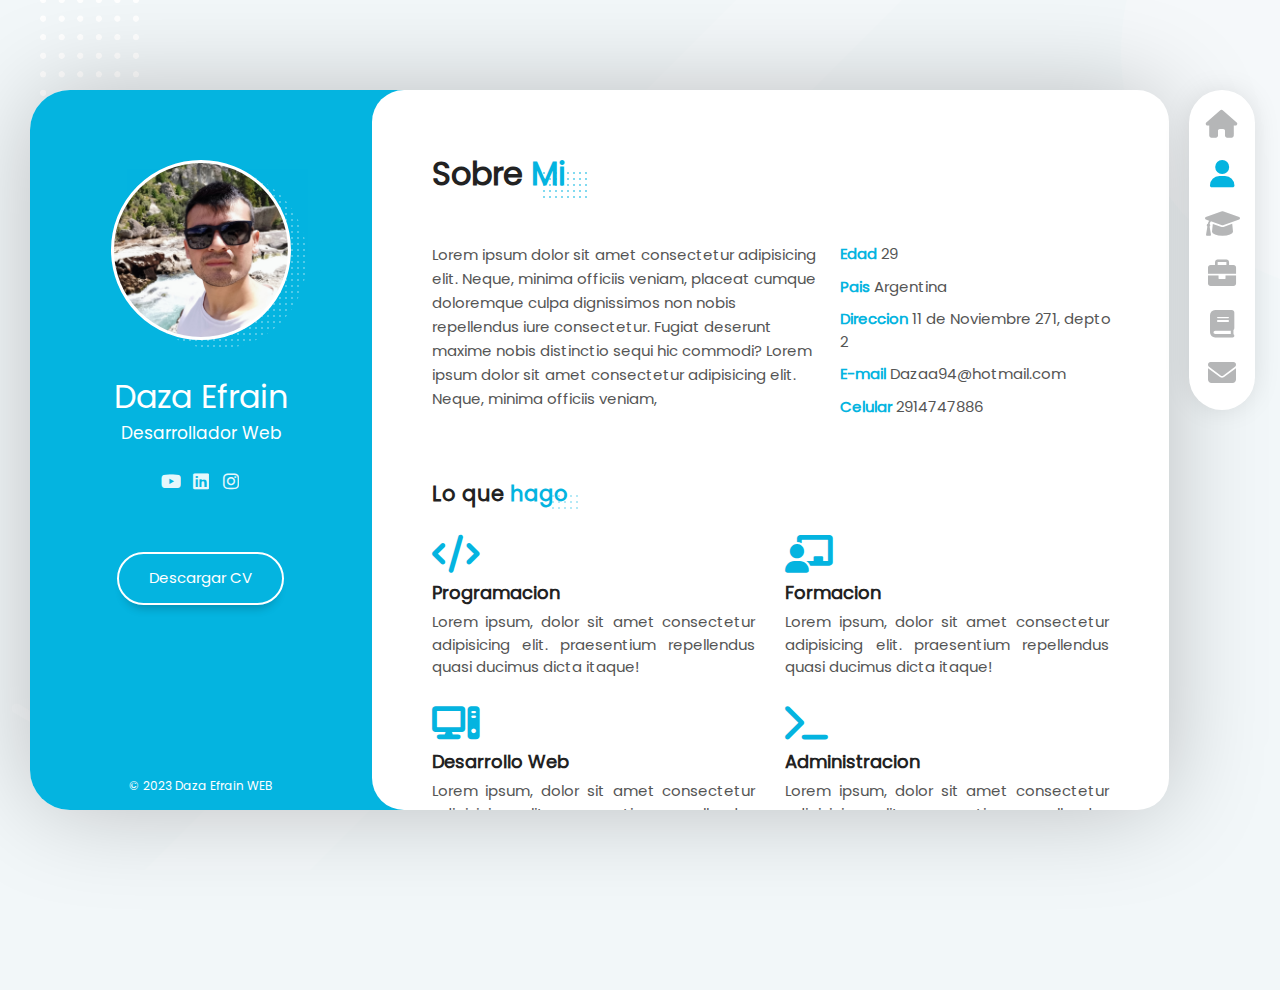
<file: sobre-mi.html>
<!DOCTYPE html>
<html lang="es">
<head>
    <meta charset="UTF-8">
     <!-- modificamos esta etiqueta para que se limite la escala de la vista y no se haga zoom de la misma-->
     <meta name="viewport" content="width=device-width, initial-scale=1, maximum-scale=1">
    <!--Fuentes-->
    <link rel="stylesheet" href="assets/fonts/poppins/poppins.css"/>
    <!--Iconos-->
    <link rel="stylesheet" href="assets/fonts/fontawesome-free-6.1.2-web/css/all.min.css"/>
    <!--Estilos-->
    <link rel="stylesheet" href="assets/css/reset.css"/>
    <link rel="stylesheet" href="assets/css/style.css"/>
    <link rel="stylesheet" href="assets/css/scroll.css">
    <link rel="stylesheet" href="assets/css/responsive.css">
    <title>Sobre Mi - Daza Efrain</title>
</head>
<body>
    <!--layout principal: todo el contenido principal-->
    <div class="layout">
        <!--barra lateral (info usuario)-->
        <aside class="layout__aside">
            <section class="aside__user-info">

                <!--informacion general usuario-->
                <div class="user-info__general">
                    <div class="user-info__container-image">
                        <img src="/assets/image/default-userrr.png" class="user-info__image" alt="foto-perfil">
                        <!-- aqui agregamos la sombra-->
                    </div>
                    <h2 class="user-info__name">Daza Efrain</h2>
                    <h4 class="user-info__job">Desarrollador Web</h4>
                </div>

                <!-- menu navegacion-->
                <nav class="layout__menu">
                    <ul class="menu__list">
                           <!--caja de cada icono menu lateral-->
                        <li class="menu__option">
                            <a href="index.html" class="menu__link">
                                <i class=" menu__icon fa-solid fa-house"></i>
                                <span class="menu__overlay">Home</span>
                            </a>
                        </li>
                        <li class="menu__option">
                            <a href="sobre-mi.html" class="menu__link menu__link--active">
                                <i class=" menu__icon fa-solid fa-user"></i>
                                <span class="menu__overlay">Sobre Mi</span>
                            </a>
                        </li>
                        <li class="menu__option">
                            <a href="estudios.html" class="menu__link ">
                                <i class=" menu__icon fa-solid fa-graduation-cap"></i>
                                <span class="menu__overlay">Estudios</span>
                            </a>
                        </li>
                        <li class="menu__option">
                            <a href="portafolio.html" class="menu__link ">
                                <i class=" menu__icon fa-solid fa-briefcase"></i>
                                <span class="menu__overlay">Portafolio</span>
                            </a>
                        </li>
                        <li class="menu__option">
                            <a href="blog.html" class="menu__link ">
                                <i class=" menu__icon fa-solid fa-book"></i>
                                <span class="menu__overlay">Blog</span>
                            </a>
                        </li>
                        <li class="menu__option">
                            <a href="contacto.html" class="menu__link ">
                                <i class=" menu__icon fa-solid fa-envelope"></i>
                                <span class="menu__overlay">Contacto</span>
                            </a>
                        </li>
                       
                    </ul>
                </nav>

                <!-- links a redes sociales-->
                <div class="user-info__links">
                    <ul class="links__social">
                    
                        <li class="social__option">
                            <a href="#" class="social__links">
                                <i class=" socil__icon fa-brands fa-youtube"></i>
                            </a>
                        </li>

                        <li class="social__option">
                            <a href="#" class="social__links">
                                <i class=" socil__icon fa-brands fa-linkedin"></i>
                            </a>
                        </li>

                        <li class="social__option">
                            <a href="#" class="social__links">
                                <i class=" socil__icon fa-brands fa-instagram"></i>
                            </a>
                        </li>
                    </ul>
                </div>

                <!-- boton del curriculum-->
                <div class="user-info__buttons">
                    <a href="#" class="user-info__btn">Descargar CV</a>
                </div>

                <!-- footer-->
                <footer class="user-info__footer">
                    &copy; 2023 Daza Efrain WEB
                </footer>
            </section>
        </aside>

        <!--Menu Hamburguesa-->

        <div class="layout__menu--toogle">
            <i class="fa-solid fa-bars menu-toogle__icon"></i>
            <i class="fa-solid fa-xmark menu-toogle__icon"></i>
        </div>

        <!--contenido principal -->
        <main class="layout__content">

            <section class="content__page content__about">
                <!-- ESTE CONTENIDO ES LO QUE CAMBIA EN LA VISTA-->
                <header class="about__header">
                    <h1 class="about__title">Sobre <span class="title__color">Mi</span></h1>
                </header>
                <section class="about__personal-info">
                    <article class="personal-info__bio">

                        <p class="personal-info__description">
                            Lorem ipsum dolor sit amet consectetur adipisicing elit. Neque, minima officiis veniam, placeat cumque doloremque culpa dignissimos non nobis repellendus iure consectetur. Fugiat deserunt maxime nobis distinctio sequi hic commodi?
                            Lorem ipsum dolor sit amet consectetur adipisicing elit. Neque, minima officiis veniam, 
                        </p>
                    </article>
                        <div class="personal-info__data">
                            <ul class="personal-info__list">

                                <li class="personal-info__option">
                                    <span class="personal-info__title">Edad</span>
                                    <span class="personal-info__value">29</span>
                                </li>
                                <li class="personal-info__option">
                                    <span class="personal-info__title">Pais</span>
                                    <span class="personal-info__value">Argentina</span>
                                </li>
                                <li class="personal-info__option">
                                    <span class="personal-info__title">Direccion</span>
                                    <span class="personal-info__value">11 de Noviembre 271, depto 2</span>
                                </li>
                                <li class="personal-info__option">
                                    <span class="personal-info__title">E-mail</span>
                                    <span class="personal-info__value">Dazaa94@hotmail.com</span>
                                </li>
                                <li class="personal-info__option">
                                    <span class="personal-info__title">Celular</span>
                                    <span class="personal-info__value">2914747886</span>
                                </li>
                            </ul>
                        </div>
                 
                </section>
                <section class="about__services">
                    <header class="services__header">
                        <h2 class="services__title">Lo que <span class="title__color">hago</span></h2>
                    </header>

                    <div class="services__container">

                        <article class="services__service">
                            <div class="service__icon">
                                <i class="service__real-icon fa-solid fa-code"></i>
                            </div>
                            <div class="service__content">
                                <h3 class="service__title">Programacion</h3>
                                <p class="service__description">
                                    Lorem ipsum, dolor sit amet consectetur adipisicing elit.  praesentium repellendus quasi ducimus dicta itaque!
                                </p>
                            </div>
                        </article>
                        <article class="services__service">
                            <div class="service__icon">
                                <i class="service__real-icon fa-solid fa-chalkboard-user"></i>
                            </div>
                            <div class="service__content">
                                <h3 class="service__title">Formacion</h3>
                                <p class="service__description">
                                    Lorem ipsum, dolor sit amet consectetur adipisicing elit.   praesentium repellendus quasi ducimus dicta itaque!
                                </p>
                            </div>
                        </article>
                        <article class="services__service">
                            <div class="service__icon">
                                <i class="service__real-icon fa-solid fa-computer"></i>
                            </div>
                            <div class="service__content">
                                <h3 class="service__title">Desarrollo Web</h3>
                                <p class="service__description">
                                    Lorem ipsum, dolor sit amet consectetur adipisicing elit., praesentium repellendus quasi ducimus dicta itaque!
                                </p>
                            </div>
                        </article>
                        <article class="services__service">
                            <div class="service__icon">
                                <i class="service__real-icon fa-solid fa-terminal"></i>
                            </div>
                            <div class="service__content">
                                <h3 class="service__title">Administracion</h3>
                                <p class="service__description">
                                    Lorem ipsum, dolor sit amet consectetur adipisicing elit.  praesentium repellendus quasi ducimus dicta itaque!
                                </p>
                            </div>
                        </article>
                    </div>
                </section>
                <section class="about__reviews">
                    <header class="reviews__header">
                        <h2 class="reviews__title">Reseñas</h2>
                    </header>

                    <div class="reviews__container">
                        <article class="reviews__review">

                            <div class="review__image-container">
                                <img src="assets/image/testimonio1.jpg" class="review__image" alt="cara de un cliente">
                            </div>
                            <div class="review__description">
                                <p class="review__text">
                                    Lorem ipsum dolor sit amet, consectetur adipisicing elit. Eligendi enim aspernatur laboriosam ratione veritatis id deleniti beatae praesentium voluptate. Tempore doloremque tempora est possimus atque aperiam cum quo consectetur? Tempora.
                                </p>
                            </div>
                            <div class="review__author">
                                <div class="review__author-info">
                                    <h4 class="author__name">Ana Lopez</h4>
                                    <h5 class="review__company">DEvelopers S.A</h5>
                                </div>

                                <div class="review__author-icon">
                                    <i class="review__icon fa-solid fa-quote-right"></i>
                                </div>
                            </div>
                        </article>
                        <article class="reviews__review">

                            <div class="review__image-container">
                                <img src="assets/image/testimonio2.jpg" class="review__image" alt="cara de un cliente">
                            </div>
                            <div class="review__description">
                                <p class="review__text">
                                    Lorem ipsum dolor sit amet, consectetur adipisicing elit. Eligendi enim aspernatur laboriosam ratione veritatis id deleniti beatae praesentium voluptate. Tempore doloremque tempora est possimus atque aperiam cum quo consectetur? Tempora.
                                </p>
                            </div>
                            <div class="review__author">
                                <div class="review__author-info">
                                    <h4 class="author__name">Ruben Martinez</h4>
                                    <h5 class="review__company">FullStack S.L</h5>
                                </div>

                                <div class="review__author-icon">
                                    <i class="review__icon fa-solid fa-quote-right"></i>
                                </div>
                            </div>
                        </article>
                    </div>
                </section>
                <section class="about__clients">
                    <header class="clients__header">
                        <h2 class="clients__title">Clientes</h2>
                    </header>
                        <div class="clients__container">

                            <article class="clients__item"> 
                                <a href="#" class="clients__link">
                                    <img src="assets/image/cliente-1.png" class="clients__image" alt="logo cliente">
                                </a>
                            </article>
                            <article class="clients__item"> 
                                <a href="#" class="clients__link">
                                    <img src="assets/image/cliente-2.png" class="clients__image" alt="logo cliente">
                                </a>
                            </article>
                            <article class="clients__item"> 
                                <a href="#" class="clients__link">
                                    <img src="assets/image/cliente-3.png" class="clients__image" alt="logo cliente">
                                </a>
                            </article>
                            <article class="clients__item"> 
                                <a href="#" class="clients__link">
                                    <img src="assets/image/cliente-4.png" class="clients__image" alt="logo cliente">
                                </a>
                            </article>
                            <article class="clients__item"> 
                                <a href="#" class="clients__link">
                                    <img src="assets/image/cliente-5.png" class="clients__image" alt="logo cliente">
                                </a>
                            </article>
                        </div>
                 
                </section>
                <section class="about__prices">
                    <header class="prices__header">
                        <h2 class="prices__title">Precios</h2>
                    </header>

                        <div class="prices__container">

                            <article class="prices__box">

                                <div class="prices__subtitle">
                                    <span class="prices__text">Normal</span>
                                </div>
                                <div class="prices__price">
                                    <span class="price__number">$20.000</span>
                                    <small class="price__advice">Al mes</small>
                                </div>
                                <div class="prices__buy">
                                    <a href="#" class="prices__btn">Prueba Gratis</a>
                                </div>
                                <div class="prices__reward">
                                    Un curso de desarrollo web
                                </div>
                                <div class="prices__reward">
                                    Soporte a preguntas y respuestas
                                </div>
                                <div class="prices__reward">
                                    Certificado de finalizacion
                                </div>

                            </article>

                            <article class="prices__box">

                                <div class="prices__subtitle">
                                    <span class="prices__text">Premium</span>
                                </div>
                                <div class="prices__price">
                                    <span class="price__number">$50.000</span>
                                    <small class="price__advice">Al mes</small>
                                </div>
                                <div class="prices__buy">
                                    <a href="#" class="prices__btn">Prueba Gratis</a>
                                </div>
                                <div class="prices__reward">
                                    Cincos curso de desarrollo web
                                </div>
                                <div class="prices__reward">
                                    Soporte a preguntas y respuestas prioritario
                                </div>
                                <div class="prices__reward">
                                    Certificado de finalizacion
                                </div>

                            </article>
                        </div>
                 
                </section>
                <section class="about__extra">

                    <header class="extra__header">
                        <h2 class="extra__title">Informacion <span class="title__color">Extra</span></h2>
                    </header>

                    <div class="extra__container">

                        <article class="extra__info">
                            <i class="extra__icon fa-solid fa-heart"></i>
                            <h4 class="extra__subtitle">Alumnos Contentos</h4>
                            <span class="extra__quantity">375.000</span>
                        </article>
                        <article class="extra__info">
                            <i class="extra__icon fa-solid fa-clock"></i>
                            <h4 class="extra__subtitle">Horas de Contenidos</h4>
                            <span class="extra__quantity">800</span>
                        </article>
                        <article class="extra__info">
                            <i class="extra__icon fa-solid fa-star"></i>
                            <h4 class="extra__subtitle">Puntuacion</h4>
                            <span class="extra__quantity">10</span>
                        </article>
                    </div>
                </section>
            </section>
        </main>

    </div>
    <!-- el defer es para que espere que el DOM este todo cargado-->
    <script src="assets/js/menu.js" defer  type="text/javascript" ></script>
</body>
</html>
</file>
<file: assets/fonts/poppins/poppins.css>
@font-face {
    font-family: "Poppins";
    src: url("./Poppins-Regular.ttf") format("truetype");
    font-weight: 400;
    font-style: normal;
}
</file>
<file: assets/css/style.css>
/* VARIABLES*/
:root{
    --color-principal: #FFFF;
    --color-secondary: #04B4E0;

    --color-background: #F2F7F9;
    --color-transparent: transparent;

    --color-icon: #B5B6B7;
    --color-titles:#222222;
    --color-subtitle: #888;
    --color-text: #555;

    --color-border-reviews: #e5e6e7;
    --color-company:#a5a6a7;

    --color-backgraound-certificate: #f5f5f5

    --color-background-contact: #FCFCFC;
}

/* estilos generales*/

html{
    font-size: 10px;
}
body{
    width: 100%;/* en todo momento la pagina sea ancho de la pagina web*/
    height: 100% ; /*auto; para que se adapte al width*/
    font-family: "Poppins", Helvetica, sans-serif;
    font-size: 1.5rem;
    background-color: var(--color-background);
    color: var(--color-text);
    overflow: hidden;/* no hay scroll*/
}
h1,h2,h3,h4,h5,h6{
    color: var(--color-titles);
}

/* imagen de fondo*/

body{
 background-image: url("../image/fondo.png");
 background-size: cover;
 background-repeat: no-repeat;
 background-position: -20px -120px;
 /*background-color: #222222;*/
}

/* estructura layout*/
.layout{
    position: relative;
    width: 75%;
    height: 80vh;
    min-width: 1150px;/*lo modifique yo por que la resolucion de la notebook es chica (1290px)*/
    min-height: 80vh;
    margin: 10vh auto; /* para centrar con auto - 10vh para que le pongas 10% de arriba y abajo*/

    display: grid;
    grid-template-areas: "aside content";
    grid-template-columns: 30% 70%;

    /* sombreado detras de layout*/
    border-radius: 4rem;
    box-shadow: 0 0 100px -5px rgba(0,0,0,0.25);
    

    /*border: 1px solid red;*/
}

/* barra lateral azul*/

.layout__aside{
    grid-area: aside;

    border-radius: 4rem 0 0 4rem; /* redondeas esquinas del lado izquierdo*/
    overflow: auto;
    overflow-x: hidden;/* tdo lo que sobre salga es metido en una caja */

}

.aside__user-info{
    display: flex;
    flex-direction: column;
    align-items: center;
    text-align: center;

    min-height: 100%;
    min-width: 30rem;

    background-color: var(--color-secondary);
    color: var(--color-principal);
}

.user-info__container-image{
    position: relative;
    display: inline-block;
    width: 18rem;
    margin-top:7rem;
    z-index: 1;
}

.user-info__image{
    width: 100%;
    background-color: var(--color-principal);
    border: 3px solid var(--color-principal);
    border-radius: 20rem;
}

.user-info__container-image::after{
    content: "";/* elemento estetico que no se puede modificar*/
    z-index: -1;
    position: absolute;
    top: 5%;
    left: 9%;
    width: 100%;
    height: 100%;
    background-image: -webkit-repeating-radial-gradient(center center, #FFF, #FFF 1px,transparent 0px, transparent 100%);/*generamos un degradado con puntos*/
    background-size: 0.6rem 0.6rem;
    border-radius: 30rem; 
    opacity: 0.3;
}

.user-info__name{
    color: var(--color-principal);
    font-size: 3.2rem;
    font-weight: normal;
    margin-top: 2.6rem;
}

.user-info__job{
    font-size: 1.7rem;
    font-weight: 200;
    color: var(--color-principal);
}


/* iconos de redes social*/
.user-info__links{
    margin-bottom: 3.6rem;
}
.links__social{
    margin-top: 2rem;
    text-align: center;
    display: flex;
    flex-direction: row;
}
.social__option{
    height: 3rem;
    width: 3rem;
    font-size: 1.8rem;
    line-height: 3.2rem;
    opacity: 0.9;
    border-radius: 3rem;
    transition: all 250ms linear;
}

.social__option:hover{
    opacity: 1;
    background-color: rgba(255,255,255,0.20);
}

/* boton CV*/

.user-info__buttons{
    margin-top: 2rem;
    margin-bottom: 4rem;
}
.user-info__btn{
    
    padding: 3rem;
    padding-top: 1.3rem;
    padding-bottom: 1.3rem;
    border: 2px solid var(--color-principal);
    border-radius: 3.2rem;
    color: var(--color-principal);
    box-shadow: 0 10px 10px -7px rgba(0,0,0, 0.22);
    transition: all 300ms ease-in-out;
}
.user-info__btn:hover{
    background-color: var(--color-principal);
    color: var(--color-secondary);
}

/* footer*/
.user-info__footer{
    position: absolute;
    bottom: 1.5rem;
    font-size: 1.2rem;
}

/* contenido principal*/
.layout__content{
    grid-area: content;
    height: 100%;
    min-height: 100%;
    background-color: var(--color-secondary);
    border-radius: 0 10rem 10rem 0;
}
.content__page{
    /*height: 100%;*/
    min-height: 100%;
    background-color: var(--color-principal);
    border-radius: 3.2rem;

    display: flex;
    flex-direction: column;
    align-items: center;
    justify-content: center;
}
.page__name{
    font-size: 6rem;
    margin-bottom: 1rem;
}
.page__job{
    font-size: 2.1rem;
    font-weight: lighter;
    color: var(--color-subtitle);
}

/* menu nav lateral*/
.layout__menu{
    display: block;
    position: absolute;
    top: 0;
    right: -10.5rem;
    min-width: 11rem;
    background-color: var(--color-transparent);
}
.menu__list{
    position: relative;

    display: flex;
    flex-direction: column;
    justify-content: space-between;
    align-items: center;

    width: 60%;
    min-height: 32rem;
    padding: 2rem 0;
    margin-left: 2.5rem;
    background-color: var(--color-principal);
    box-shadow: 0 0 3rem -0.5rem rgba(0,0,0, 0.15);
    border-radius: 6rem;
}
.menu__option{
    display: block;
    width: 100%;
    text-align: center;
}
.menu__option:hover .menu__icon,
.menu__link--active .menu__icon{
    color: var(--color-secondary);
}
.menu__icon{
    color: var(--color-icon);
    font-size: 2.8rem;
    transition: all 300ms ease-in-out;
}
.menu__overlay{
    position: absolute;
    right: 0;
    margin-top:-3rem;
    display: block;
    opacity: 0;
    padding: 0.5rem 1rem;
    color: var(--color-principal);
    background-color: var(--color-secondary);
    white-space: nowrap; /* no hay saltro de linea*/
    transition: all 300ms ease-in-out;
}
.menu__option:hover .menu__overlay{
    opacity: 1;
    right: 100%;
}

/* ESTILOS GENERALES(cabecera) SOBRE MI, ESTUDIOS, PORTAFOLIO, BLOG, CONTACTO */

.content__about,
.content__resume,
.content__portfolio,
.content__blog,
.content__contact{
    display: block;
    height: 100%;
    min-width: 100%;
    overflow: auto;
    padding: 6rem;
    padding-right: 3rem;
}
.about__header,
.resume__header,
.porfolio__header,
.blog__header,
.contact__header{
    display: inline-block;
    margin-bottom: 4.5rem;
}
.about__title,
.resume__title,
.porfolio__title,
.blog__title,
.contact__title{
    position: relative;
    font-size: 3.2rem;
}
.about__title::after,
.resume__title::after,
.porfolio__title::after,
.blog__title::after,
.contact__title::after{
    content: "";
    width: 5rem;
    height: 3rem;
    position: absolute;
    top: 2rem;
    right: -2.5rem;
    background-image: -webkit-repeating-radial-gradient(center center,var(--color-secondary), var(--color-secondary) 1px, transparent 0px, transparent 100%);
    background-size: 6px 6px;
    opacity: 0.5;
}

.title__color,
.subtitle__color{
    color: var(--color-secondary);
}
/*info personal*/
.about__personal-info{
    display: flex;
    flex-direction: row;
    width: 100%;
    margin-bottom: 5rem;
}
.personal-info__bio{
    flex-basis: 56%; /* similar a height, modificamos el ancho*/
}
.personal-info__description{
    font-size: 1.5rem;
    line-height: 2.4rem;
}
.personal-info__option{
    margin-bottom: 1rem;
}
.personal-info__title{
    color: var(--color-secondary);
    font-weight: 600;
}
.personal-info__data{
    margin-right: 0.5rem;
    flex-basis: 44%;
    padding: 0 1.5rem;
}

/* ABOUT COMPARTIDOS (subtitulos) */
.about__services,
.about__reviews,
.about__clients,
.about__prices,
.about__extra{
    width: 100%;
    margin-bottom: 3rem;

}
.services__header,
.reviews__header,
.clients__header,
.prices__header,
.extra__header,
.resume__subheader,
.contact__form-header{
    display: inline-block;
    padding-right: 1.2rem;
    margin-bottom: 2.5rem;
    position: relative;
}
.services__title,
.reviews__title,
.clients__title,
.prices__title,
.extra__title,
.resume__subtitle,
.form-header__subtitle{
    font-size: 2.1rem;
}

.services__title::after,
.reviews__title::after,
.clients__title::after,
.prices__title::after,
.extra__title::after,
.resume__subtitle::after,
.form-header__subtitle::after{
    content: "";
    position: absolute;
    top: 1.5rem;
    right: 0rem;
    width: 3rem;
    height: 2rem;
    background-image: -webkit-repeating-radial-gradient(center center,var(--color-secondary), var(--color-secondary) 1px, transparent 0px, transparent 100%);
    background-size: 6px 6px;
    opacity: 0.3;
}

/* SERVICIOS */
.services__service{
    flex-basis: calc(50% - 3rem);
    margin-right: 3rem;
    margin-bottom: 2.5rem;
}
.services__container{
    width: 100%;
    display: flex;
    flex-direction: row;
    flex-wrap: wrap;
}
.service__real-icon{
    color: var(--color-secondary); /* que descuente los 3 rem de margin right par que el hijoconteiner respete los 50% de tamaño*/
    font-size: 3.8rem;
}
.service__title{
    font-size: 1.8rem;
    margin: 0.5rem 0;
}
.service__description{
    font-size: 1.5rem;
    text-align: justify;/* hace que el campo de texto se cuadrado ocupe todo el campo*/
}

/* RESEÑAS - reviews */

.reviews__container{
    width: 100%;
    display: flex;
    flex-direction: row;
    flex-wrap: wrap;
}

.reviews__review{
    flex-basis: calc(50% - 2.5rem);

    border: 2px solid var(--color-border-reviews);
    border-radius: 2rem;
    padding-top: 0;
    padding-right: 2.5rem;
    padding-left: 2.5rem;
    padding-bottom:1.5rem;
    margin-right: 2.5rem;
    margin-top: 4.5rem;
    margin-bottom: 1rem;
}
.review__image-container{
    width: 100%;
}
.review__image{
    max-width: 9rem;
    max-height: 9rem;
    border-radius: 9rem;
    margin: 0 auto;
    margin-top: -4.5rem;
    margin-bottom: 2rem;
    box-shadow: 0 10px 10px -8px rgba(0,0,0, 0.25);
}
.review__description{
    margin-bottom: 1rem;
}
.review__text{
    font-size: 1.5rem;
    line-height: 2.4rem;
}

.review__author{
    margin-top: 2rem;
    display: flex;
    flex-direction: row;
    justify-content: space-between;
}
.review__name{
    margin-bottom: 0.5rem;
    font-size: 1.5rem;
}
.review__company{
    color: var(--color-company);
    font-weight: 300;
    font-size:1.3rem ;
}
.review__icon{
    font-size: 4rem;
    opacity: 0.5;
    color: var(--color-secondary);

}

/* CLIENTES */
.about__clients{
    width: 100%;
    margin-bottom: 2rem;
}

.clients__header{
    margin-bottom: 3rem;
}

.clients__container{
    display: flex;
    flex-direction: row;
    justify-content: space-between;
}
.clients__link{
    display: block;
    width: 100%;
    opacity: 0.7;
    transition: all 300ms linear;
}
.clients__link:hover{
    opacity: 1;
}
.clients__image{
    width: 14.rem;
    padding: 1.5rem;
    margin-bottom: 1.5rem;
}

/* PRECIOS */

.prices__container{
    margin-bottom: 5rem;
    display: flex;
    flex-direction: row;

}
.prices__box{
    height: 100%;
    flex-basis:50%;
    padding: 3rem;
    border: 2px solid var(--color-border-reviews);
    margin-right: 3rem;
    text-align: center;
    border-radius: 1.5rem;
    transition: all 300ms ease-in-out;
}
.prices__box:hover{
    box-shadow: 0 18px 24px -10px rgba(0,0,0, 0.15);
    transform: translateY(-1rem);
}
.prices__box:last-of-type{
    margin-right: 0rem;
}
.prices__subtitle{
    margin-bottom: 3rem;

}
.prices__text{
    position: relative;
    display: inline-block;

}

.prices__box:hover .prices__text::after{
    content: "";
    height: 0.2rem;
    left: 0;
    right: 0;
    bottom: -0.3rem;
    background-color: var(--color-secondary);
    position: absolute;

}

.prices__price{
    padding-bottom: 1rem;
}

.price__number{
    display: block;
    font-size: 4.2rem;
    line-height: 1;
    color: var(--color-titles);
}
.price__advice{
    display: block;
    color: var(--color-subtitle);
}

.prices__buy{
    padding-top: 2.5rem;
    padding-bottom: 3rem;
}
.prices__btn{
    display: inline-block;
    padding: 1.2rem 3.1rem;
    border: 2px solid var(--color-border-reviews);
    box-shadow: 0 10px 10px -8px var(--color-border-reviews);
    border-radius: 3rem;
    transition: all 300ms ease-in-out;
}
.prices__btn:hover{
    border: 2px solid var(--color-secondary);
    background-color: var(--color-secondary);
    color: var(--color-principal);
}
.prices__reward{
    font-size: 1.4rem;
    padding: 0.5rem 0;

}

/* INFORMACION EXTRA*/

.extra__container{
    width: 100%;
    margin-bottom: 1.5rem;

    display: flex;
    flex-direction: row;
    justify-content: space-between;
    flex-wrap: wrap;
}
.extra__info{
    flex-basis: 30%;
    padding: 2.5rem 1rem;
    border: 2px solid var(--color-border-reviews);
    text-align: center;
    border-radius: 1rem;
    transition: all 300ms ease-in-out;
}
.extra__info:hover{
    box-shadow: 0 18px 24px -10px rgba(0,0,0, 0.15);
    transform: translateY(-0.5rem);
}
.extra__icon{
    font-size: 3.3rem;
    color: var(--color-secondary);
    margin-bottom: 1rem;
}
.extra__subtitle{
    font-size: 1.5rem;
    margin: 1.5rem;
}
.extra__quantity{
    display: block;
    margin: 1.5rem 1rem;
    margin-bottom: 0;
    font-size: 3.6rem;
    line-height: 5rem;
    color: var(--color-subtitle);
}
/* ESTUDIOS */

.resume__container{
    width: 100%;
    display: flex;
    flex-direction: row;
}
/*estudios parte izquierda*/
.resume__left{
    flex-basis: 58%; /*58% es el standar*/
    margin-right: 1.5rem;
}
.resume__timeline{
    margin-bottom: 5rem;
}
.timelines__timeline{
    position: relative;
    width: 100%;
    margin-bottom: 1.5rem;
    display: flex;
    flex-direction: row;
}
.timeline__header{
    flex-basis: 30%;
    text-align: right;
    padding-right: 2.5rem;
}
.timeline__year{
    margin: 0.3rem 0;
    line-height: 1.9rem;
    font-size: 1.4rem; 
}
.timeline__company{
    display: block;
    font-size: 1.3rem;
    font-weight: lighter;
    color: var(--color-company);
}
.timeline__description{
    width: 70%;
    padding-left: 2.5rem;
    padding-right: 1.5rem;
}
.timeline__title{
    font-size: 1.6rem;
    margin-bottom: 0.3rem;
}
.timeline__text{
    font-size: 1.3rem;
    margin-bottom: 1rem;
}
/* divisorr de timeline linea*/
.timeline__divider{
    position: absolute;
    top: 0;
    left: 30%;
    bottom: -1.8rem;
    width: 1px;
    background-color: var(--color-backgraound-scrollbar);
}

.timeline__divider::before{ /*circulo de la linea de tiempo - parte clara*/
    content: ""; /*agregamos contenido a la linea de timepo*/
    position: absolute;
    margin-top: 0.4rem;
    margin-left: -0.8rem;
    width: 1.7rem;
    height: 1.7rem;
    background-color: var(--color-secondary);
    border-radius: 10rem;
    opacity: 0.25;
}
.timeline__divider::after{ /*se sobre pone al circulo de before*/
    content: ""; /*agregamos contenido a la linea de timepo*/
    position: absolute;
    margin-top: 0.8rem;
    margin-left: -0.4rem;
    width: 0.9rem;
    height: 0.9rem;
    background-color: var(--color-principal);
    border-radius: 10rem;
    border: 1px solid var(--color-secondary);
    opacity: 1;
}
/* estudios parte derecha*/
.resume__right{
    flex-basis: 41%; /*41% es el standar*/
    padding: 0 1.5rem;
}

.resume__skills{
    width: 100%;
    margin-bottom: 3rem;
}
.skills__title{
    display: flex;
    justify-content: space-between;
}

.skills__text{
    font-size: 1.3rem;
    line-height: 1.4rem;
    margin-bottom: 0.4rem;
}

.skills__number{
    font-size: 1.1rem;
    line-height: 1.4rem;
    margin-bottom: 0.4rem;
    color: var(--color-subtitle);
}

.skills__progressbar{ /*barra de progreso*/
    height: 1rem;
    border: 1px solid var(--color-secondary);
    border-radius: 1rem;
    background-color: var(--color-principal);
    margin-bottom: 1.5rem;
}

.skills__porcentaje{/*relleno barra de progreso*/
    width: 50%;
    height: 0.8rem;
    background-color: var(--color-secondary);
    border: 2px solid var(--color-principal);
    border-radius: 1rem;
   
}

.skills__porcentaje--p1{width: 90% ;} /* porcemtajes de las barras*/
.skills__porcentaje--p2{width: 70% ;}
.skills__porcentaje--p3{width: 50% ;}
.skills__porcentaje--p4{width: 80% ;}
.skills__porcentaje--p5{width: 95% ;}
.skills__porcentaje--p6{width: 80% ;}
.skills__porcentaje--p7{width: 40% ;}
.skills__porcentaje--p8{width: 50% ;}
.skills__porcentaje--p9{width: 0% ;}

.knowledges__list{ /*area conocimiento*/
    display: flex;
    flex-direction: row;
    flex-wrap: wrap;
}
.knowledges__option{/* optciones de conocimientos*/
    padding: 0.4rem 1rem;
    margin: 0.3rem;
    font-size: 1.3rem;
    background-color: var(--color-secondary);
    border-radius: 0.3rem;
    color: var(--color-principal);

}

.certificates__container{
    display: flex;
    flex-direction: row;
    flex-wrap: wrap;
    gap: 3rem;
}
.certificates__certificate{
    flex-basis: calc(50% - 1.5rem);
    border: 2px solid var(--color-border-reviews);
    border-radius: 0.8rem;

    display: flex;
    flex-direction: row;
}

.certificate__logos{
    width: 15rem;
    height: 100%;
    padding: 2.5rem;
    background-color: var(--color-backgraound-certificate);
    display: flex;
    justify-content: center;
    align-items: center;
}

.certificate__image{
    width: 100%;

}

.certificate__content{
    padding: 2rem  2.5rem;
}
.certificate__title{
    font-size: 1.6rem;
    margin-bottom: 0.5rem;

}
.certificate__id{
    display: block;
    margin-bottom: 0.3rem;
    font-size: 1.3rem;
    color: var(--color-subtitle);
}

.certificate__date{
    font-size: 1.2rem;
    color: var(--color-subtitle);
    opacity: 0.9;
}

/* PORTFOLIO */
.portfolio__nav{
    margin-bottom: 3rem;
}
.portfolio__menu{
    display: flex;
    flex-direction: row;
    flex-wrap: wrap;
    gap: 1.5rem;
    /*justify-content: space-between;*/
}

.portfolio__option{
    font-size: 1.3rem;
    opacity: 0.7;
}

.portfolio__option--active{
    opacity: 1;
}

.portfolio__link{
    cursor: pointer;
}

.portfolio__link:hover{
    color: var(--color-secondary);
    text-shadow: 0 0 0.1rem rgba(0,0,0, 0.25); /* sombrea de cada option de navbar*/
}

.portfolio__gallery{ /* galeria de portfolio*/
    display: flex;
    flex-direction: row;
    flex-wrap: wrap;
}

.gallery__item{
    position: relative;/* para poder sobre poner los iconos sobre la img*/
    flex-basis: 33%;
    padding: 0.5rem;
}

.gallery__container-image{ /* ponemos hideen para que se mantenga la imagen en su contenedor y en :hover solo se hace la scale de la img sin que salga de su cuadro*/
    overflow: hidden;
}

.gallery__image{
    transition: all 300ms ease-in-out;
}

.gallery__item:hover .gallery__image{/* zoom / scala de imagen*/
    transform: scale(1.1);
}

.gallery__title{
    font-size: 1.6rem;
    padding: 1.5rem 0;
    font-weight: bold; /* hacemos que resalte las letras mas negra*/
}

.gallery__icon{
    opacity: 0;
    position: absolute; /* para manejar los iconos sobre la img*/
    top: 1.5rem;
    right: 1.5rem;
    width: 3rem;
    height: 3rem;
    font-size: 1.6rem; 
    text-align: center;/*para centrar el icono*/
    line-height: 3rem; /*necesario para centrar el icono*/

    background-color: var(--color-principal);
    color: var(--color-secondary);
    transition: all 350ms ease-in-out;
}

.gallery__category{ /* lo mismo que gallery__icon para sobre poner la img*/
    opacity: 0;
    position: absolute;
    top: 1.5rem;
    left: 1.5rem;
    padding: 0.2rem 0.7rem;
    font-size: 1.1rem;

    background-color: var(--color-principal);
    color: var(--color-text);
    transition: all 350ms ease-in-out;
}

.gallery__item:hover .gallery__icon,/* efecto de opacidad con iconos y categorias sobre la img*/
.gallery__item:hover .gallery__category{
    opacity: 1;
} 

/* BLOG */

.blog__articles{
    margin-bottom: 2.5rem;

    display: flex;
    flex-direction: row;
    flex-wrap: wrap;
}

.articles__article{
    flex-basis: 50%;
    padding: 0 1.5rem;
    padding-bottom: 3.5rem;
}

.article__top{
    position: relative;
    overflow: hidden;
}
.article__category{
    position: absolute;
    top: 1rem;
    left: 1rem;
    font-size: 1.1rem;
    padding: 0.1rem 0.7rem;
    line-height: 2rem;

    background-color: var(--color-principal);
    color: var(--color-text);
    z-index: 3;/*para mantener el nombre de categoria sobre la img*/
}

.article__mask{
    width: 100%;
    height: 18.5rem;
    overflow: hidden;
}

.article__image{
    display: block;
    z-index: 1; /*para mantener el nombre de categoria sobre la img*/
    transition: all 300ms ease-in-out;
}

.article__top:hover .article__image{
    transform: scale(1.1);
}

.article__logo{
    transition: all 300ms ease-in-out;
    opacity: 0;
}
.article__top:hover .article__logo{
    opacity: 1;
}

.article__icon{
    width: 4.4rem;
    position: absolute;
    top: calc(50% - 2.2rem); /*colocamos el icons en el centro de la img restando su tamaño*/
    left: calc(50% - 2.2rem);/*colocamos el icons en el centro de la img restando su tamaño*/
    font-size: 4.4rem;
    text-align: center;

    color: var(--color-principal);
}

.article__bottom{
    margin: 0;
    padding: 2.1rem;
    border-top: 1.5;
    border: 0.1rem solid var(--color-border-reviews);
}

.article__date{
    display: block;
    font-size: 1.1rem;
    /*line-height: 1.2rem;para que se quede mas pegado o ubicado en su caja*/
    font-weight: 300;/* gruesor de letra*/
    color: var(--color-subtitle);
}

.article__title{
    font-size: 1.8rem;
    
}

/* CONTACTO */

.contact__container{
    display: flex;
    flex-direction: row;

}

.contact__info{
    flex-basis: 33%;
    padding: 0 1.5rem;
}
.contact__data{
    width: 100%;
    margin-bottom: 1.5rem;
    padding: 2rem 1rem;
    text-align: center;
    background-color: var(--color-background-contact);
    border: 1px solid var(--color-border-reviews);
}
.contact__icon{
    font-size: 3.3rem;
    color: var(--color-secondary);
}
.contact__subtitle{
    font-size: 1.5rem;
    margin-top: 1rem;
}

.contact__form-box{
    flex-basis: 66%;
    padding: 0 1.5rem;
}

.form__container{
    display: flex;
    flex-direction: row;
}

.form__left{
    flex-basis: 47%;
    margin-right: 1.5rem;
}
.form__group{
    position: relative;
    margin-bottom: 2.5rem;

}

.form__input{
    position: relative;
    width: 100%;
    height: 4.2rem;
    display: block;
    border: 0.2rem solid var(--color-border-reviews);
    border-radius: 0.5rem;
    font-size: 1.5rem;
    padding: 1rem 1.2rem;
    outline: none;/*para sacar los remarcados del campo*/
    box-shadow: 0 1rem 1rem -8px rgba(0, 0, 0, 0.10);
    background-color: transparent;
    line-height: 2.1rem;
}
.form__input:focus{/*me poso dentro del iput*/
    border: 0.2rem solid var(--color-secondary);
}
.form__label{ /*animaciones en el campo de label */
    position: absolute;
    top: 1rem;
    left: 1.5rem;
    color: var(--color-company);
    transition: all 300ms ease-in-out;
    pointer-events: none; /* que no interfiera cuando hacemos click en el la letra del label*/
}
.form__input:focus~label,/* para que haga efecto en el input y su hermano label*/
.form__input:not(:placeholder-shown)~label{/*para que no interfiera la animacion del label con las letras que completamos el campo*/
    top: -2rem;
    left: 0;
    z-index: 1;
    font-size: 1.3rem;
    color: var(--color-secondary);
}
.form__input::-webkit-input-placeholder{ /*ocultar el placeholder del input*/
    color: transparent;
}
.form__input::-moz-placeholder{/*ocultar el placeholder del input*/
    color: transparent;
}

.form__right{
    flex-basis: 50%;
    max-width: 50%;
    max-height: 100%;    
}
.form__input--textarea{
    display: block;
    resize: none;/* para anular el triangulo de del campo mensaje y asi evitar que lo puedas agarnadar conb el mouse*/
    height: 100%;
}

.form__group--textarea{
    height: 100%;
}

.form__button{

    padding: 1rem 3rem;
    font-size: 1.5rem;
    border: 0.2rem solid var(--color-secondary);
    color: var(--color-titles);
    background-color: var(--color-principal);
    border-radius: 3rem;
    box-shadow: 0 1rem 1rem -8px rgba(0, 0, 0, 0.22);
    transition: all 300ms ease-in-out;
    cursor: pointer;
}
.form__button:hover{
    background-color: var(--color-secondary);
    color: var(--color-principal);
}

.contact__map{
    width: 100%;
    min-height: 15rem;
    margin-bottom: 3.5rem;
    overflow: hidden;
}
.contact__iframe{
    width: 100%;
    height: 14rem;
    
}
</file>
<file: assets/css/scroll.css>
:root{

    --color-scrollbar:#D3D3D4;
    --color-backgraound-scrollbar: #eee;
}


/* SCROLL CROME*/
.content__page::-webkit-scrollbar{
    width: 25px;
    background: transparent;

}

.content__page::-webkit-scrollbar-thumb{
    border: 10px solid transparent;
    box-shadow: none;
    border-radius: 40px;
}

.content__page:hover::-webkit-scrollbar-thumb{
    box-shadow: inset 0 0 0 10px var(--color-scrollbar);
}

.content__page:hover::-webkit-scrollbar-thumb:hover{
    border: 8px solid transparent;
    box-shadow: inset 0 0 0 10px var(--color-secondary);
}

/* toda la caja de la barra*/
.content__page::-webkit-scrollbar-track{
    background-color: transparent;
    margin: 40px 0 
 }


 /* SCROLL MOZZ*/

.content__page{
    scrollbar-width: thin;
    scrollbar-color: var(--color-scrollbar) transparent;
 }

 /*SCROLL PARA PARTE DE FOTO DE PERFIL - WEB CROME*/

.layout__aside::-webkit-scrollbar{
    width: 25px;
    background: var(--color-secondary);

}

.layout__aside::-webkit-scrollbar-thumb{
    border: 10px solid transparent;
    box-shadow: none;
    border-radius: 40px;
}

.layout__aside:hover::-webkit-scrollbar-thumb{
    box-shadow: inset 0 0 0 10px var(--color-principal);
}

.layout__aside:hover::-webkit-scrollbar-thumb:hover{
    border: 8px solid transparent;
}
.layout__aside::-webkit-scrollbar-track{
    background-color: transparent;
    margin: 40px 0 
}

/* mozilla de layout aside FOTO PERFIL */
.layout__aside{
    scrollbar-width: thin;
    scrollbar-color: var(--color-scrollbar) var(--color-secondary);
}
</file>
<file: assets/css/responsive.css>
/*menu hamburguesa*/
.layout__menu--toogle{
    display: none;
}

@media (max-width: 1490px){
    
    body{
        padding: 0;
    }

    .layout{
        min-width: auto;
        width: 85%;
    }

}

@media (max-width: 1320px){

    .layout{
        width: 89%;
        margin-left: 3rem;
    }

}

@media (max-width: 1160px){

    .layout{
        width: 85%;
        margin-left: 4rem;
    }
    .certificates__certificate{
        flex-basis: 100%;
    }
}

@media (max-width:1060px){
    body{
        background-image: none;
        position: static;/*posicion por defecto*/
    }
    .layout{
        width: 100%;
        height: 100%;
        min-height: 100%;
        margin:0;
        border-radius: 0;

        grid-template-areas: 
        "content";
        grid-template-columns: 100%;

        overflow: hidden;/* para sacar ese scroll horizontal que se nos muestra cuando hacemos responsi en inspeccion*/
    }
    /* menu hamburguesa*/
    .layout__menu--toogle{
        z-index: 9999;
        display: block;
        position: absolute;
        right: 1rem;
        top: 1rem;
        width: 4.8rem;
        height: 4.8rem;
        line-height: 4.8rem;
        font-size: 2.5rem;
        text-align: center;
        background-color: var(--color-secondary);
        color: var(--color-principal);
        border-radius: 3rem;
        cursor: pointer;
        transition: all 400ms ease-in-out;
    }

    .fa-bars{
        /* icono de menu hamburgues*/
        opacity: 1;
    }
    .fa-xmark{
        /* icono de menu hamburgues*/
        opacity: 0;
    }
    .menu-toogle__icon{
        /* icon de menu hamburgues*/
        color: var(--color-principal);
        display: block;
        position: absolute;
        top: 25%;
        left: 28%;
        transition: all 300ms ease-in-out;
    }

    .layout__aside{
         /*vista de menu hamburguesa*/
         z-index: 999;
        display: block;
        position: absolute;
        max-width: 33rem;
        top: 0;
        right: 0;
        bottom: 0;
        text-align: center;
        overflow:auto;
        border-radius: 0;
        transition: all 300ms ease-in-out;

        /*ocultamos menu lateral iz*/
        margin-right: -100%;
        opacity: 0;
    }
    .layout__aside--visible{
        /* ocultar menu con JS*/
        width: 100%;
        margin-right: 0;
        opacity: 1;
    }
    .layout__aside--hidden{
        /*ocultamos menu lateral iz*/
        margin-right: -100%;
        opacity: 0;
    }
    .layout__menu{
         /*vista de menu hamburguesa*/
        position: static;
        margin: 3rem 0;
    }
    .user-info__container-image{
         /*vista de menu hamburguesa*/
         width: 13rem;
         margin-top: 3rem;
         display: inline-block;
    }
    .user-info__name{
         /*vista de menu hamburguesa*/
         font-size: 3rem;
         margin-top: 0.3rem;
         margin-bottom: 1rem;
    }
    .menu__list{
         /*vista de menu hamburguesa*/
        position: static;
        width: 100%;
        background-color: var(--color-secondary);
        box-shadow: none;
        margin-left: 0;
        padding: 0;
        min-height: auto;
    }
    .menu__overlay{
         /*vista de menu hamburguesa*/
         position: static;
         opacity: 0.7;
         margin-top: 0;
         box-shadow: none;
         padding: 0;
         font-size: 1.6rem;
    }
    .menu__link{
         /*vista de menu hamburguesa*/
         text-decoration: none;
         display: block;
         padding: 1.2rem 0;
    }
    .menu__link--active .menu__overlay{
         /*vista de menu hamburguesa*/
        opacity: 1;
    }
    .menu__icon{
         /*vista de menu hamburguesa*/
         display: none;
    }
    .links__social{
         /*vista de menu hamburguesa*/
         margin-top: 0;
    }
    .user-info__footer{
         /*vista de menu hamburguesa*/
         position: static;
         padding-bottom: 2rem;
    }
    .layout__content{
        border-radius: 0;
        background-color: transparent;
        height: 100%;
        width: 100%;
    }
    .content__page{
        border-radius: 0;
        height: 100vh;
    }
    .layout__menu{
        position: static;
    }
}

@media (max-width:800px){
    /* SOBRE MI*/
    .reviews__container{
        flex-direction: column;
    }
    .reviews__review{
        flex-basis: 100%;
        margin-top: 6rem;
    }
    .clients__container{
        flex-wrap: wrap;
        justify-content: space-around;
    }
    .prices__container{
        flex-direction: column;
    }
    .prices__box{
        flex-basis: 100%;
        margin: 0;
    }
    .prices__box:last-child{/* ultima caja de precios del vista - sobre mi*/
        margin-top: 2rem;
    }
    /* PORTAFOLIO*/
    .gallery__item{
        flex-basis: 50%;
    }
    /*BLOG*/
    .articles__article{
        flex-basis: 100%;
    }
}
@media (max-width:585px){

    /* sobre mi*/
    .about__personal-info{
        flex-direction: column;
    }
    .personal-info__data{
        flex-basis: 100%;
        padding: 0;
        margin-top: 2rem;
    }
    .services__container{
        flex-direction: column;
        flex-wrap: wrap;
    }
    .services__service{
        flex-basis: 100%;
        margin-right: 0;
        margin-bottom: 3rem;
    }
    .extra__container{
        flex-direction: column;
        gap: 2rem;
    }
    /*porfolio*/
    .resume__container{
        flex-direction: column;
    }
    .resume__right{
        flex-basis: 100%;
        padding: 0;
        margin-bottom: 3rem;
    }
    /* CONTACTO*/
    .contact__container{
        flex-direction: column;
    }
}

@media (max-width:480px){
    /* HOME */
    .page__name{
        font-size: 4.8rem;
        line-height: 5.6rem;
        text-align: center;
    }
    /* ESTUDIOS */
    .certificate__logos{
        width: 100%;
    }
    /* PORFOLIO */
    .gallery__item{
        flex-basis: 100%;
    }
    /* CONTACTO */
    .form__container{
        display: flex;
        flex-direction: column;
    }
    .form__right{
        flex-basis: 100%;
        max-width: 100%;
        max-height: 100%;

    }
    .form__left{
        flex-basis: 100%;
        margin-right: 0;
    }
}
</file>
<file: assets/css/loader.css>
/* efecto de cargando del mapa*/
.loader {

    margin: 0 auto;
    margin-top: 20px;
    width: 48px;
    height: 48px;
    border: 5px solid var(--color-secondary);
    border-bottom-color: transparent;
    border-radius: 50%;
    display: block;
    box-sizing: border-box;
    animation: rotation 1s linear infinite;
}

@keyframes rotation {
    0% {
        transform: rotate(0deg);
    }

    100% {
        transform: rotate(360deg);
    }
}
</file>
